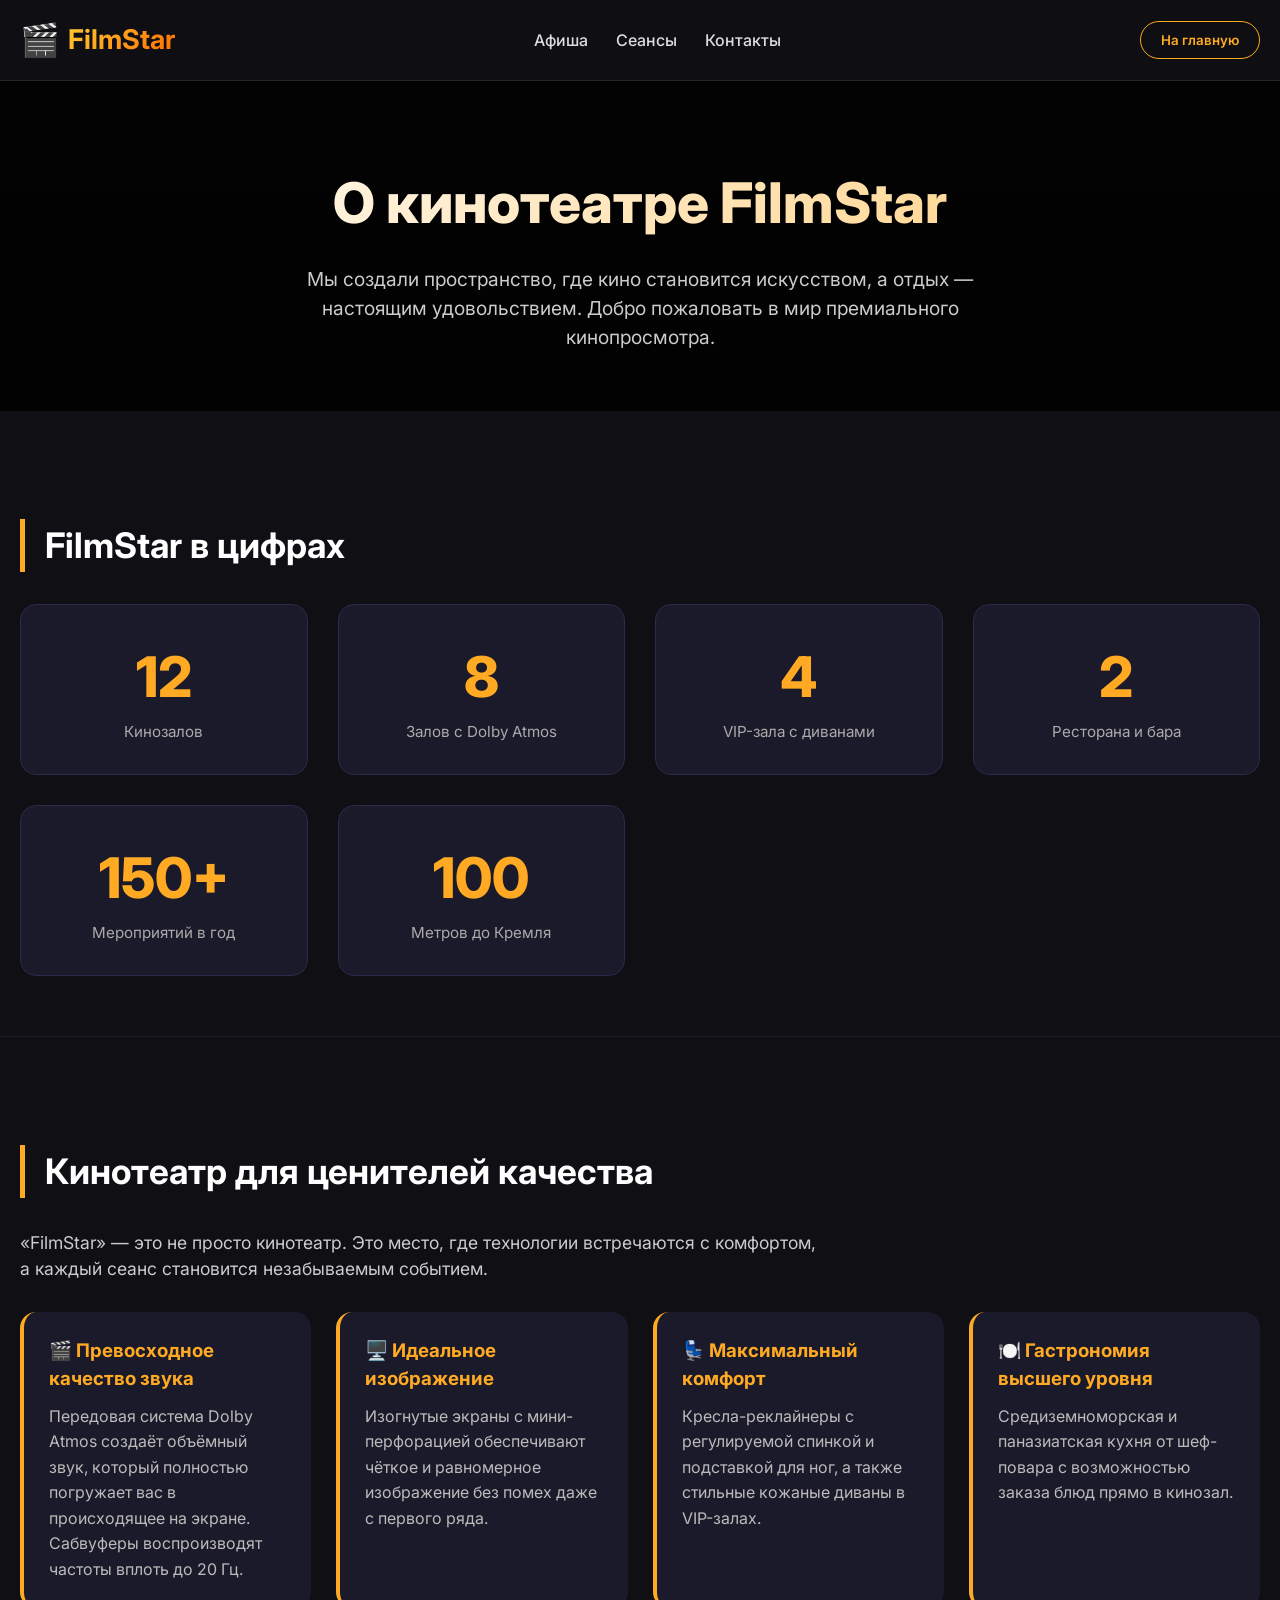
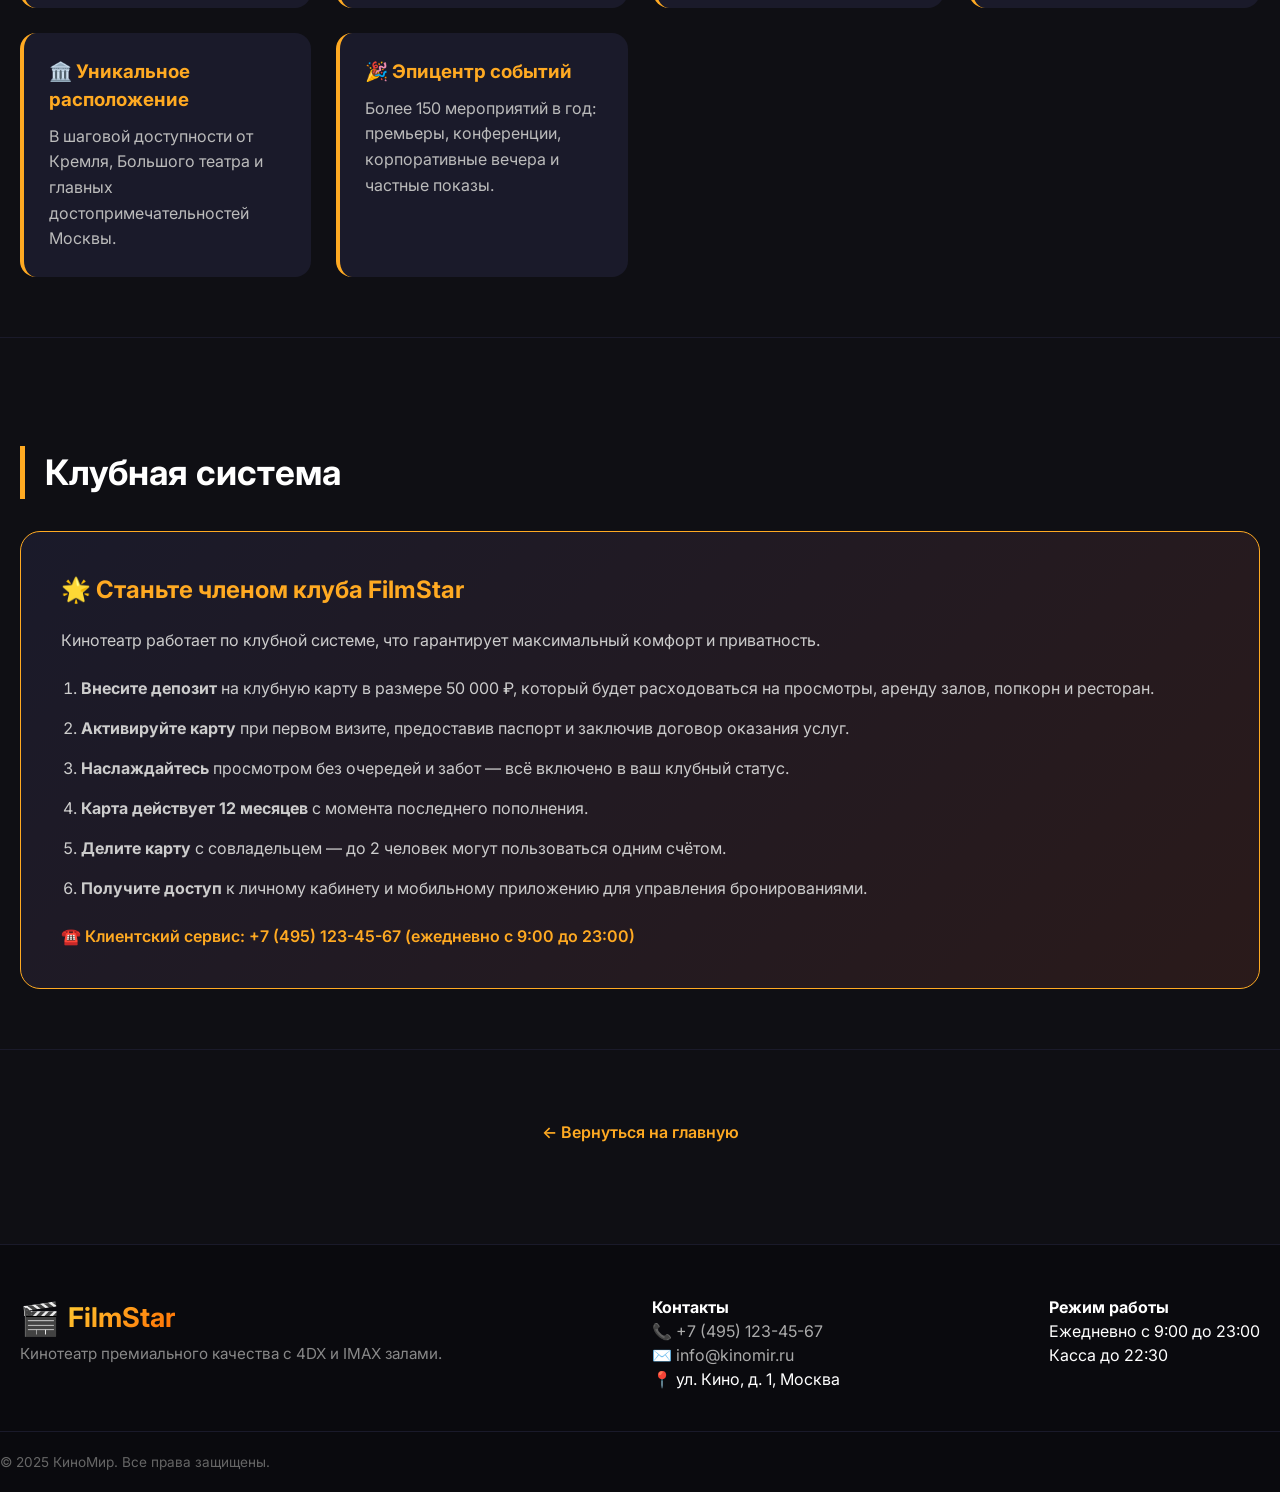
<file: WEB-test/about.html>
<!DOCTYPE html>
<html lang="ru">
<head>
    <meta charset="UTF-8">
    <meta name="viewport" content="width=device-width, initial-scale=1.0">
    <title>О нас — FilmStar</title>
    <link rel="stylesheet" href="styles.css">
    <link href="https://fonts.googleapis.com/css2?family=Inter:opsz,wght@14..32,300;14..32,400;14..32,600;14..32,700&display=swap" rel="stylesheet">
    <style>
        /* Дополнительные стили для страницы "О нас" */
        .about-hero {
            background: linear-gradient(rgba(0,0,0,0.8), rgba(0,0,0,0.9)), url('https://images.unsplash.com/photo-1489599849927-2ee91cede3ba?q=80&w=2070');
            background-size: cover;
            background-position: center;
            padding: 80px 0 60px;
            text-align: center;
        }
        .about-hero h1 {
            font-size: 3.5rem;
            font-weight: 800;
            margin-bottom: 20px;
            background: linear-gradient(135deg, #fff, #ffcc77);
            -webkit-background-clip: text;
            background-clip: text;
            color: transparent;
        }
        .about-hero p {
            font-size: 1.2rem;
            color: #ccc;
            max-width: 700px;
            margin: 0 auto;
        }
        .about-section {
            padding: 60px 0;
            border-bottom: 1px solid #1a1a2a;
        }
        .about-section:last-child {
            border-bottom: none;
        }
        .about-grid {
            display: grid;
            grid-template-columns: repeat(auto-fit, minmax(250px, 1fr));
            gap: 30px;
            margin-top: 30px;
        }
        .about-stat {
            background: #1a1a2a;
            padding: 30px;
            border-radius: 16px;
            text-align: center;
            border: 1px solid #2a2a4a;
        }
        .about-stat .number {
            font-size: 3.5rem;
            font-weight: 800;
            color: #ffaa22;
            display: block;
        }
        .about-stat .label {
            color: #aaa;
            margin-top: 10px;
            font-size: 0.95rem;
        }
        .about-features {
            display: grid;
            grid-template-columns: repeat(auto-fit, minmax(280px, 1fr));
            gap: 25px;
            margin-top: 30px;
        }
        .about-feature {
            background: #1a1a2a;
            padding: 25px;
            border-radius: 16px;
            border-left: 4px solid #ffaa22;
        }
        .about-feature h3 {
            color: #ffaa22;
            margin-bottom: 10px;
        }
        .about-feature p {
            color: #bbb;
            line-height: 1.6;
        }
        .about-club {
            background: linear-gradient(135deg, #1a1a2a, #2a1a1a);
            padding: 40px;
            border-radius: 20px;
            margin-top: 30px;
            border: 1px solid #ffaa22;
        }
        .about-club h2 {
            color: #ffaa22;
            margin-bottom: 20px;
        }
        .about-club ol {
            color: #ccc;
            line-height: 2;
            padding-left: 20px;
        }
        .about-club ol li {
            margin-bottom: 8px;
        }
        .back-link {
            display: inline-block;
            margin-top: 30px;
            color: #ffaa22;
            text-decoration: none;
            font-weight: 600;
            transition: 0.3s;
        }
        .back-link:hover {
            color: #fff;
            transform: translateX(-5px);
        }
        @media (max-width: 768px) {
            .about-hero h1 {
                font-size: 2.2rem;
            }
            .about-stat .number {
                font-size: 2.5rem;
            }
        }
    </style>
</head>
<body>

    <!-- ШАПКА (копия с главной) -->
    <header class="header">
        <div class="container header-container">
            <a href="index.html" class="logo" style="text-decoration: none;">
                <span class="logo-icon">🎬</span>
                <span class="logo-text">FilmStar</span>
            </a>
            <nav class="nav">
                <a href="index.html#movies" class="nav-link">Афиша</a>
                <a href="index.html#movies" class="nav-link">Сеансы</a>
                <a href="index.html#footer" class="nav-link">Контакты</a>
            </nav>
            <div class="auth">
                <button class="btn btn-outline" onclick="window.location.href='index.html'">На главную</button>
            </div>
        </div>
    </header>

    <!-- ГЕРОЙ СТРАНИЦЫ "О НАС" -->
    <section class="about-hero">
        <div class="container">
            <h1>О кинотеатре FilmStar</h1>
            <p>Мы создали пространство, где кино становится искусством, а отдых — настоящим удовольствием. Добро пожаловать в мир премиального кинопросмотра.</p>
        </div>
    </section>

    <!-- ОСНОВНОЕ СОДЕРЖАНИЕ -->
    <main>
        <!-- Цифры -->
        <section class="about-section">
            <div class="container">
                <h2 class="section-title">FilmStar в цифрах</h2>
                <div class="about-grid">
                    <div class="about-stat">
                        <span class="number">12</span>
                        <span class="label">Кинозалов</span>
                    </div>
                    <div class="about-stat">
                        <span class="number">8</span>
                        <span class="label">Залов с Dolby Atmos</span>
                    </div>
                    <div class="about-stat">
                        <span class="number">4</span>
                        <span class="label">VIP-зала с диванами</span>
                    </div>
                    <div class="about-stat">
                        <span class="number">2</span>
                        <span class="label">Ресторана и бара</span>
                    </div>
                    <div class="about-stat">
                        <span class="number">150+</span>
                        <span class="label">Мероприятий в год</span>
                    </div>
                    <div class="about-stat">
                        <span class="number">100</span>
                        <span class="label">Метров до Кремля</span>
                    </div>
                </div>
            </div>
        </section>

        <!-- О нас -->
        <section class="about-section">
            <div class="container">
                <h2 class="section-title">Кинотеатр для ценителей качества</h2>
                <p style="color: #ccc; font-size: 1.1rem; max-width: 800px; margin-bottom: 30px;">
                    «FilmStar» — это не просто кинотеатр. Это место, где технологии встречаются с комфортом, 
                    а каждый сеанс становится незабываемым событием.
                </p>
                <div class="about-features">
                    <div class="about-feature">
                        <h3>🎬 Превосходное качество звука</h3>
                        <p>Передовая система Dolby Atmos создаёт объёмный звук, который полностью погружает вас в происходящее на экране. Сабвуферы воспроизводят частоты вплоть до 20 Гц.</p>
                    </div>
                    <div class="about-feature">
                        <h3>🖥️ Идеальное изображение</h3>
                        <p>Изогнутые экраны с мини-перфорацией обеспечивают чёткое и равномерное изображение без помех даже с первого ряда.</p>
                    </div>
                    <div class="about-feature">
                        <h3>💺 Максимальный комфорт</h3>
                        <p>Кресла-реклайнеры с регулируемой спинкой и подставкой для ног, а также стильные кожаные диваны в VIP-залах.</p>
                    </div>
                    <div class="about-feature">
                        <h3>🍽️ Гастрономия высшего уровня</h3>
                        <p>Средиземноморская и паназиатская кухня от шеф-повара с возможностью заказа блюд прямо в кинозал.</p>
                    </div>
                    <div class="about-feature">
                        <h3>🏛️ Уникальное расположение</h3>
                        <p>В шаговой доступности от Кремля, Большого театра и главных достопримечательностей Москвы.</p>
                    </div>
                    <div class="about-feature">
                        <h3>🎉 Эпицентр событий</h3>
                        <p>Более 150 мероприятий в год: премьеры, конференции, корпоративные вечера и частные показы.</p>
                    </div>
                </div>
            </div>
        </section>

        <!-- Клубная система -->
        <section class="about-section">
            <div class="container">
                <h2 class="section-title">Клубная система</h2>
                <div class="about-club">
                    <h2>🌟 Станьте членом клуба FilmStar</h2>
                    <p style="color: #ccc; margin-bottom: 20px;">Кинотеатр работает по клубной системе, что гарантирует максимальный комфорт и приватность.</p>
                    <ol>
                        <li><strong>Внесите депозит</strong> на клубную карту в размере 50 000 ₽, который будет расходоваться на просмотры, аренду залов, попкорн и ресторан.</li>
                        <li><strong>Активируйте карту</strong> при первом визите, предоставив паспорт и заключив договор оказания услуг.</li>
                        <li><strong>Наслаждайтесь</strong> просмотром без очередей и забот — всё включено в ваш клубный статус.</li>
                        <li><strong>Карта действует 12 месяцев</strong> с момента последнего пополнения.</li>
                        <li><strong>Делите карту</strong> с совладельцем — до 2 человек могут пользоваться одним счётом.</li>
                        <li><strong>Получите доступ</strong> к личному кабинету и мобильному приложению для управления бронированиями.</li>
                    </ol>
                    <p style="color: #ffaa22; margin-top: 20px; font-weight: 600;">☎️ Клиентский сервис: +7 (495) 123-45-67 (ежедневно с 9:00 до 23:00)</p>
                </div>
            </div>
        </section>

        <!-- Кнопка назад -->
        <div class="container" style="text-align: center; padding: 40px 0;">
            <a href="index.html" class="back-link">← Вернуться на главную</a>
        </div>
    </main>

    <!-- ПОДВАЛ -->
    <footer class="footer">
        <div class="container footer-container">
            <div class="footer-col">
                <div class="logo" style="cursor:pointer;">
                    <span class="logo-icon">🎬</span>
                    <span class="logo-text">FilmStar</span>
                </div>
                <p class="footer-text">Кинотеатр премиального качества с 4DX и IMAX залами.</p>
            </div>
            <div class="footer-col">
                <h4>Контакты</h4>
                <p><a href="tel:+74951234567" class="contact-link">📞 +7 (495) 123-45-67</a></p>
                <p><a href="mailto:info@kinomir.ru" class="contact-link">✉️ info@kinomir.ru</a></p>
                <p>📍 ул. Кино, д. 1, Москва</p>
            </div>
            <div class="footer-col">
                <h4>Режим работы</h4>
                <p>Ежедневно с 9:00 до 23:00</p>
                <p>Касса до 22:30</p>
            </div>
        </div>
        <div class="footer-bottom">
            <p>© 2025 КиноМир. Все права защищены.</p>
        </div>
    </footer>

</body>
</html>
</file>
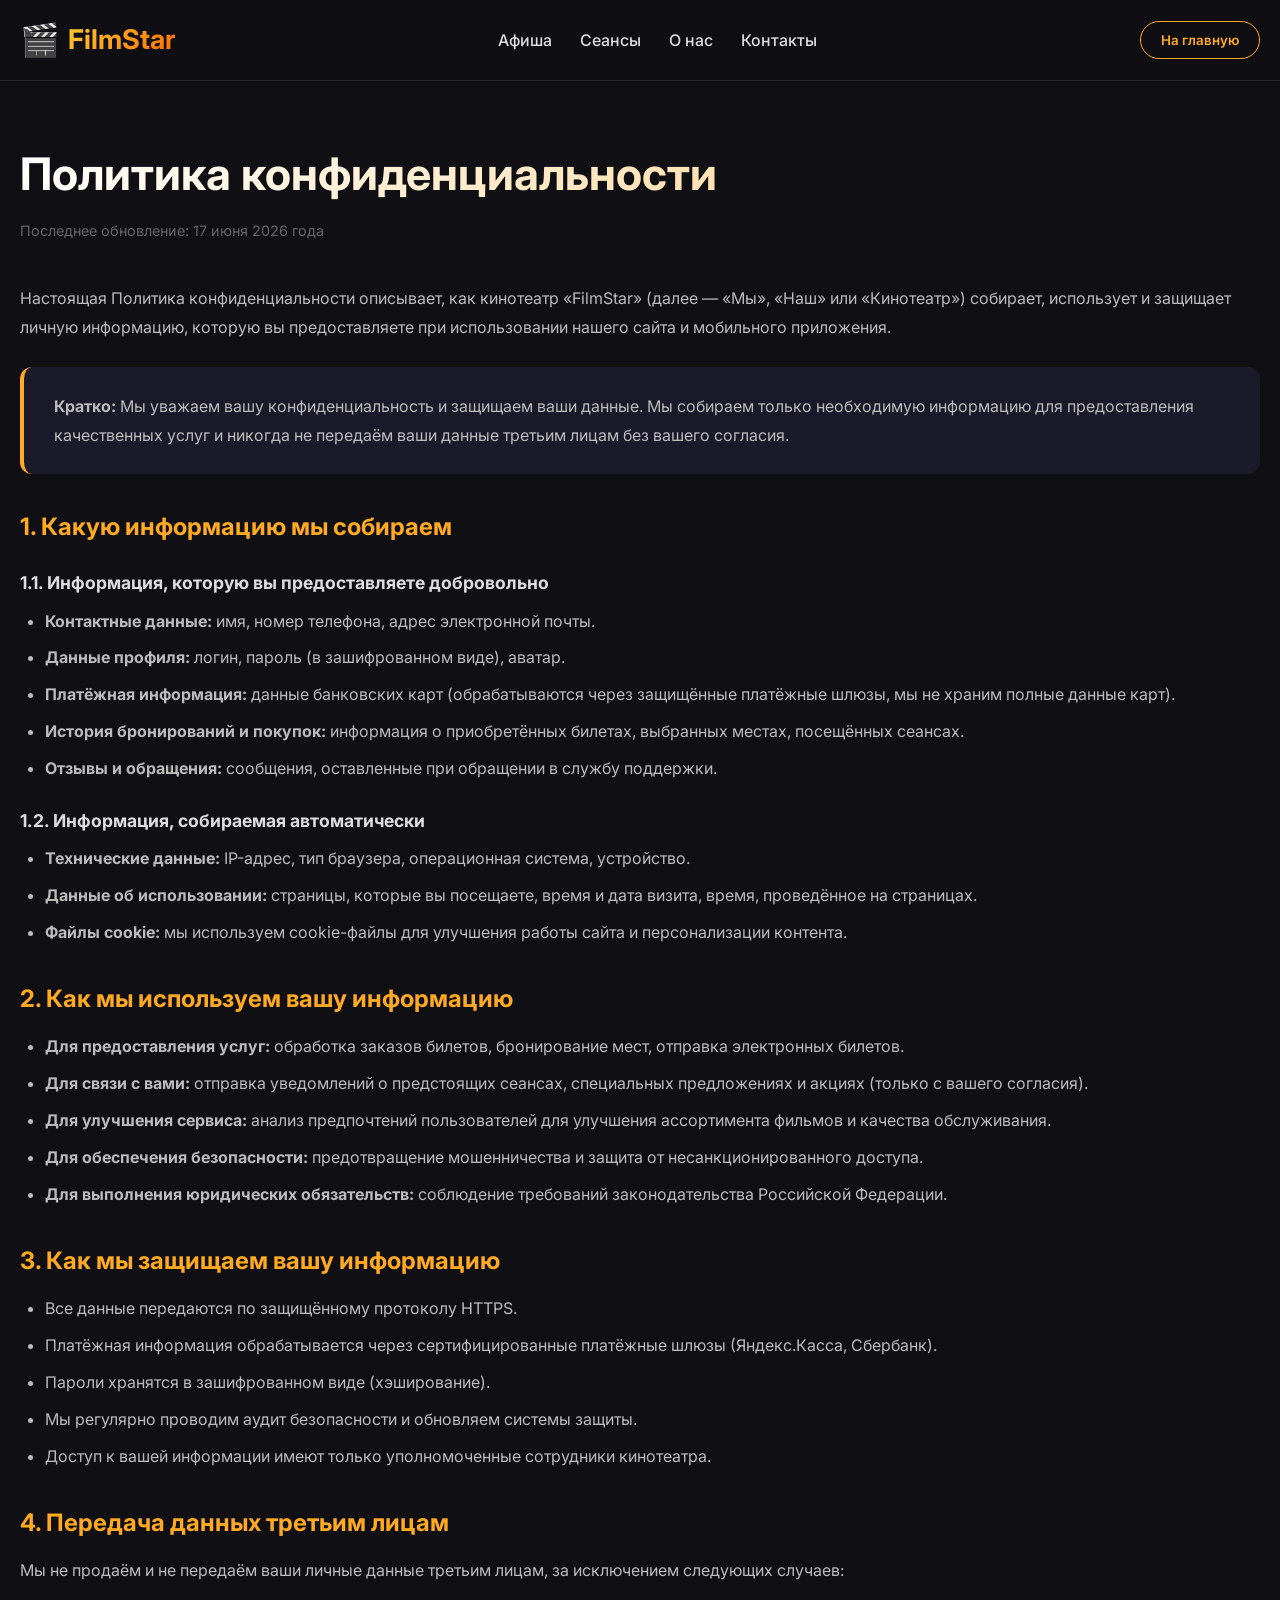
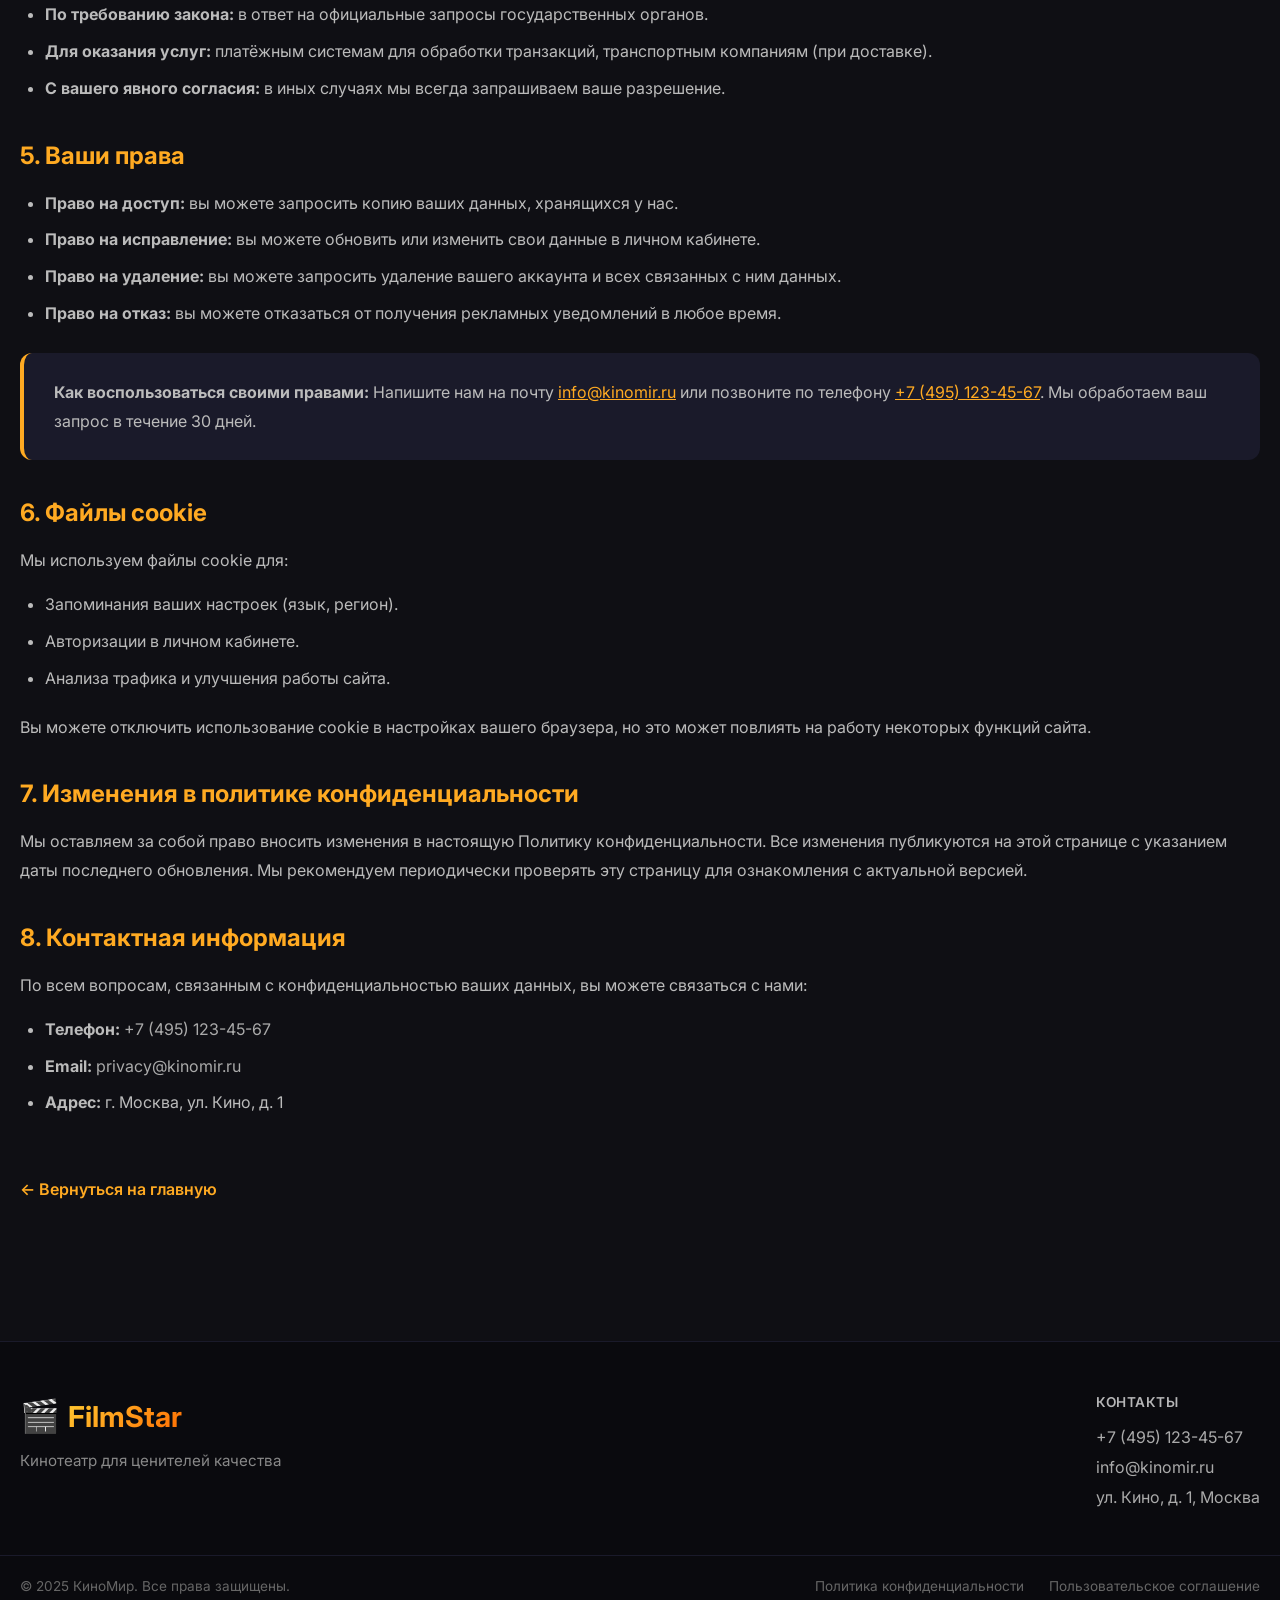
<file: WEB-test/privacy.html>
<!DOCTYPE html>
<html lang="ru">
<head>
    <meta charset="UTF-8">
    <meta name="viewport" content="width=device-width, initial-scale=1.0">
    <title>Политика конфиденциальности — FilmStar</title>
    <link rel="stylesheet" href="styles.css">
    <link href="https://fonts.googleapis.com/css2?family=Inter:opsz,wght@14..32,300;14..32,400;14..32,600;14..32,700&display=swap" rel="stylesheet">
    <style>
        .legal-page {
            padding: 60px 0 80px;
        }
        .legal-page h1 {
            font-size: 2.8rem;
            margin-bottom: 10px;
            background: linear-gradient(135deg, #fff, #ffcc77);
            -webkit-background-clip: text;
            background-clip: text;
            color: transparent;
        }
        .legal-page .last-updated {
            color: #666;
            font-size: 0.9rem;
            margin-bottom: 40px;
        }
        .legal-page h2 {
            color: #ffaa22;
            font-size: 1.5rem;
            margin: 35px 0 15px;
        }
        .legal-page h3 {
            color: #ddd;
            font-size: 1.1rem;
            margin: 25px 0 10px;
        }
        .legal-page p {
            color: #bbb;
            line-height: 1.8;
            margin-bottom: 15px;
        }
        .legal-page ul {
            color: #bbb;
            line-height: 1.8;
            padding-left: 25px;
            margin-bottom: 20px;
        }
        .legal-page ul li {
            margin-bottom: 8px;
        }
        .legal-page .highlight-box {
            background: #1a1a2a;
            padding: 25px 30px;
            border-radius: 12px;
            border-left: 4px solid #ffaa22;
            margin: 25px 0;
        }
        .legal-page .highlight-box p {
            margin-bottom: 0;
        }
        .back-link-legal {
            display: inline-block;
            margin-top: 40px;
            color: #ffaa22;
            text-decoration: none;
            font-weight: 600;
            transition: 0.3s;
        }
        .back-link-legal:hover {
            color: #fff;
            transform: translateX(-5px);
        }
        @media (max-width: 768px) {
            .legal-page h1 {
                font-size: 2rem;
            }
            .legal-page {
                padding: 30px 0 50px;
            }
        }
    </style>
</head>
<body>

    <!-- ШАПКА -->
    <header class="header">
        <div class="container header-container">
            <a href="index.html" class="logo" style="text-decoration: none;">
                <span class="logo-icon">🎬</span>
                <span class="logo-text">FilmStar</span>
            </a>
            <nav class="nav">
                <a href="index.html#movies" class="nav-link">Афиша</a>
                <a href="index.html#movies" class="nav-link">Сеансы</a>
                <a href="about.html" class="nav-link">О нас</a>
                <a href="index.html#footer" class="nav-link">Контакты</a>
            </nav>
            <div class="auth">
                <button class="btn btn-outline" onclick="window.location.href='index.html'">На главную</button>
            </div>
        </div>
    </header>

    <!-- СОДЕРЖАНИЕ СТРАНИЦЫ -->
    <main class="legal-page">
        <div class="container">
            <h1>Политика конфиденциальности</h1>
            <p class="last-updated">Последнее обновление: 17 июня 2026 года</p>

            <p>Настоящая Политика конфиденциальности описывает, как кинотеатр «FilmStar» (далее — «Мы», «Наш» или «Кинотеатр») собирает, использует и защищает личную информацию, которую вы предоставляете при использовании нашего сайта и мобильного приложения.</p>

            <div class="highlight-box">
                <p><strong>Кратко:</strong> Мы уважаем вашу конфиденциальность и защищаем ваши данные. Мы собираем только необходимую информацию для предоставления качественных услуг и никогда не передаём ваши данные третьим лицам без вашего согласия.</p>
            </div>

            <h2>1. Какую информацию мы собираем</h2>
            <h3>1.1. Информация, которую вы предоставляете добровольно</h3>
            <ul>
                <li><strong>Контактные данные:</strong> имя, номер телефона, адрес электронной почты.</li>
                <li><strong>Данные профиля:</strong> логин, пароль (в зашифрованном виде), аватар.</li>
                <li><strong>Платёжная информация:</strong> данные банковских карт (обрабатываются через защищённые платёжные шлюзы, мы не храним полные данные карт).</li>
                <li><strong>История бронирований и покупок:</strong> информация о приобретённых билетах, выбранных местах, посещённых сеансах.</li>
                <li><strong>Отзывы и обращения:</strong> сообщения, оставленные при обращении в службу поддержки.</li>
            </ul>

            <h3>1.2. Информация, собираемая автоматически</h3>
            <ul>
                <li><strong>Технические данные:</strong> IP-адрес, тип браузера, операционная система, устройство.</li>
                <li><strong>Данные об использовании:</strong> страницы, которые вы посещаете, время и дата визита, время, проведённое на страницах.</li>
                <li><strong>Файлы cookie:</strong> мы используем cookie-файлы для улучшения работы сайта и персонализации контента.</li>
            </ul>

            <h2>2. Как мы используем вашу информацию</h2>
            <ul>
                <li><strong>Для предоставления услуг:</strong> обработка заказов билетов, бронирование мест, отправка электронных билетов.</li>
                <li><strong>Для связи с вами:</strong> отправка уведомлений о предстоящих сеансах, специальных предложениях и акциях (только с вашего согласия).</li>
                <li><strong>Для улучшения сервиса:</strong> анализ предпочтений пользователей для улучшения ассортимента фильмов и качества обслуживания.</li>
                <li><strong>Для обеспечения безопасности:</strong> предотвращение мошенничества и защита от несанкционированного доступа.</li>
                <li><strong>Для выполнения юридических обязательств:</strong> соблюдение требований законодательства Российской Федерации.</li>
            </ul>

            <h2>3. Как мы защищаем вашу информацию</h2>
            <ul>
                <li>Все данные передаются по защищённому протоколу HTTPS.</li>
                <li>Платёжная информация обрабатывается через сертифицированные платёжные шлюзы (Яндекс.Касса, Сбербанк).</li>
                <li>Пароли хранятся в зашифрованном виде (хэширование).</li>
                <li>Мы регулярно проводим аудит безопасности и обновляем системы защиты.</li>
                <li>Доступ к вашей информации имеют только уполномоченные сотрудники кинотеатра.</li>
            </ul>

            <h2>4. Передача данных третьим лицам</h2>
            <p>Мы не продаём и не передаём ваши личные данные третьим лицам, за исключением следующих случаев:</p>
            <ul>
                <li><strong>По требованию закона:</strong> в ответ на официальные запросы государственных органов.</li>
                <li><strong>Для оказания услуг:</strong> платёжным системам для обработки транзакций, транспортным компаниям (при доставке).</li>
                <li><strong>С вашего явного согласия:</strong> в иных случаях мы всегда запрашиваем ваше разрешение.</li>
            </ul>

            <h2>5. Ваши права</h2>
            <ul>
                <li><strong>Право на доступ:</strong> вы можете запросить копию ваших данных, хранящихся у нас.</li>
                <li><strong>Право на исправление:</strong> вы можете обновить или изменить свои данные в личном кабинете.</li>
                <li><strong>Право на удаление:</strong> вы можете запросить удаление вашего аккаунта и всех связанных с ним данных.</li>
                <li><strong>Право на отказ:</strong> вы можете отказаться от получения рекламных уведомлений в любое время.</li>
            </ul>

            <div class="highlight-box">
                <p><strong>Как воспользоваться своими правами:</strong> Напишите нам на почту <a href="mailto:info@kinomir.ru" style="color: #ffaa22;">info@kinomir.ru</a> или позвоните по телефону <a href="tel:+74951234567" style="color: #ffaa22;">+7 (495) 123-45-67</a>. Мы обработаем ваш запрос в течение 30 дней.</p>
            </div>

            <h2>6. Файлы cookie</h2>
            <p>Мы используем файлы cookie для:</p>
            <ul>
                <li>Запоминания ваших настроек (язык, регион).</li>
                <li>Авторизации в личном кабинете.</li>
                <li>Анализа трафика и улучшения работы сайта.</li>
            </ul>
            <p>Вы можете отключить использование cookie в настройках вашего браузера, но это может повлиять на работу некоторых функций сайта.</p>

            <h2>7. Изменения в политике конфиденциальности</h2>
            <p>Мы оставляем за собой право вносить изменения в настоящую Политику конфиденциальности. Все изменения публикуются на этой странице с указанием даты последнего обновления. Мы рекомендуем периодически проверять эту страницу для ознакомления с актуальной версией.</p>

            <h2>8. Контактная информация</h2>
            <p>По всем вопросам, связанным с конфиденциальностью ваших данных, вы можете связаться с нами:</p>
            <ul>
                <li><strong>Телефон:</strong> <a href="tel:+74951234567" class="contact-link">+7 (495) 123-45-67</a></li>
                <li><strong>Email:</strong> <a href="mailto:privacy@kinomir.ru" class="contact-link">privacy@kinomir.ru</a></li>
                <li><strong>Адрес:</strong> г. Москва, ул. Кино, д. 1</li>
            </ul>

            <a href="index.html" class="back-link-legal">← Вернуться на главную</a>
        </div>
    </main>

    <!-- ПОДВАЛ -->
    <footer class="footer">
        <div class="container footer-container">
            <div class="footer-col footer-col-brand">
                <div class="logo" style="cursor:pointer;">
                    <span class="logo-icon">🎬</span>
                    <span class="logo-text">FilmStar</span>
                </div>
                <p class="footer-text">Кинотеатр для ценителей качества</p>
            </div>
            <div class="footer-col footer-col-contacts">
                <div class="footer-contacts">
                    <h4>Контакты</h4>
                    <p><a href="tel:+74951234567" class="contact-link">+7 (495) 123-45-67</a></p>
                    <p><a href="mailto:info@kinomir.ru" class="contact-link">info@kinomir.ru</a></p>
                    <p>ул. Кино, д. 1, Москва</p>
                </div>
            </div>
        </div>
        <div class="footer-bottom">
            <div class="container footer-bottom-container">
                <p>© 2025 КиноМир. Все права защищены.</p>
                <div class="footer-bottom-links">
                    <a href="privacy.html">Политика конфиденциальности</a>
                    <a href="terms.html">Пользовательское соглашение</a>
                </div>
            </div>
        </div>
    </footer>
</body>
</html>
</file>
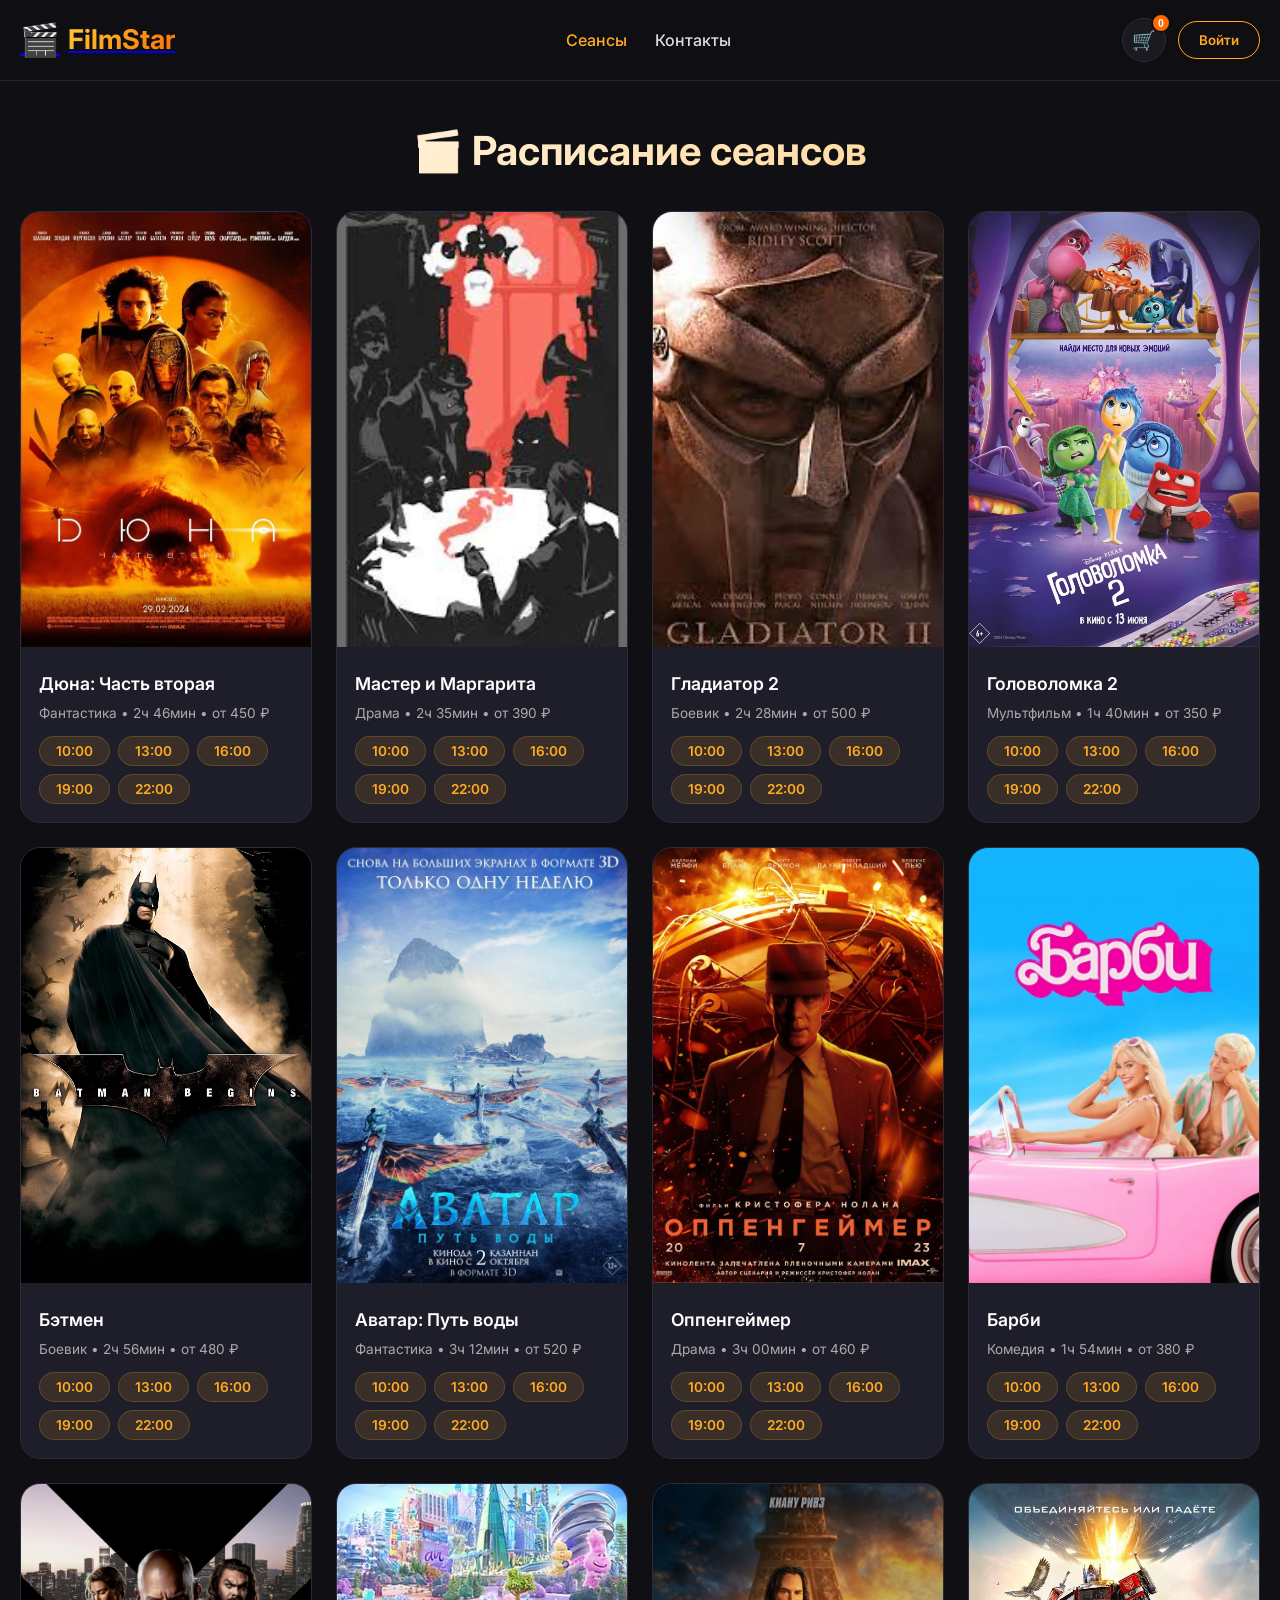
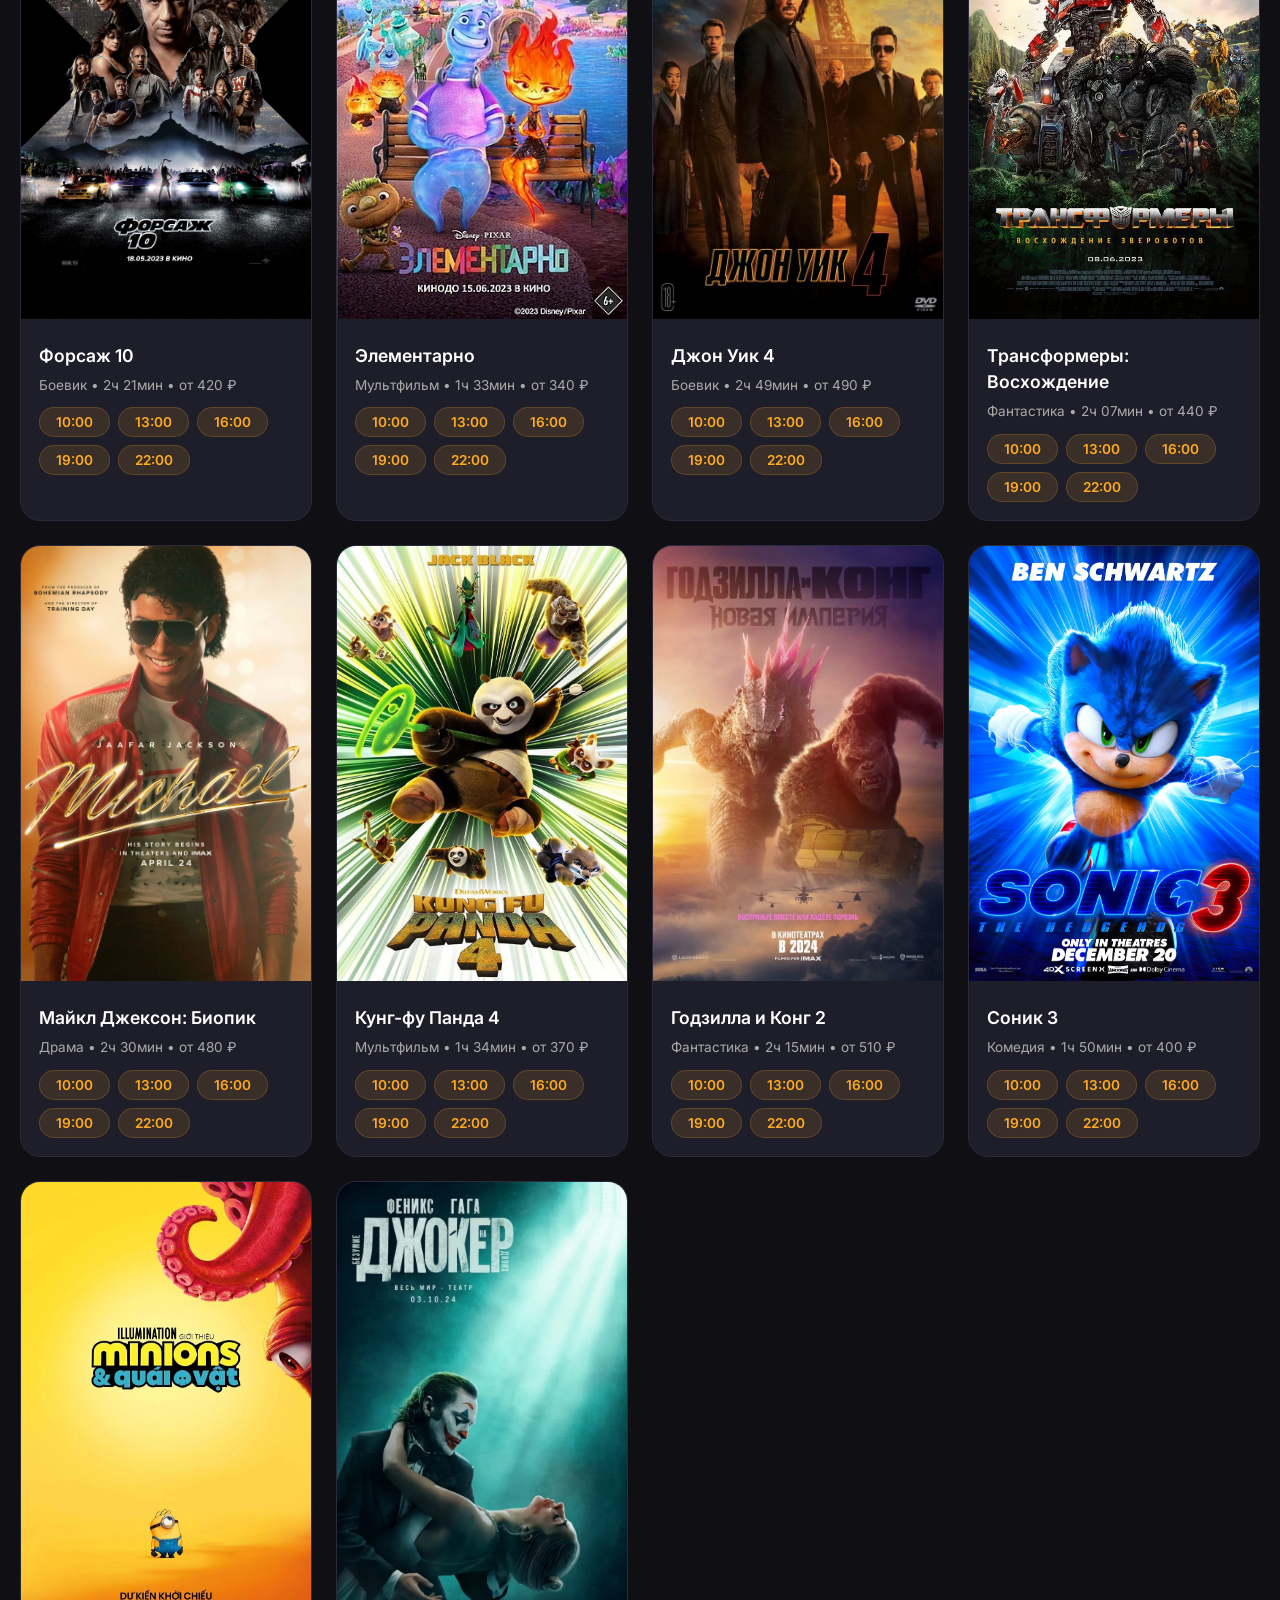
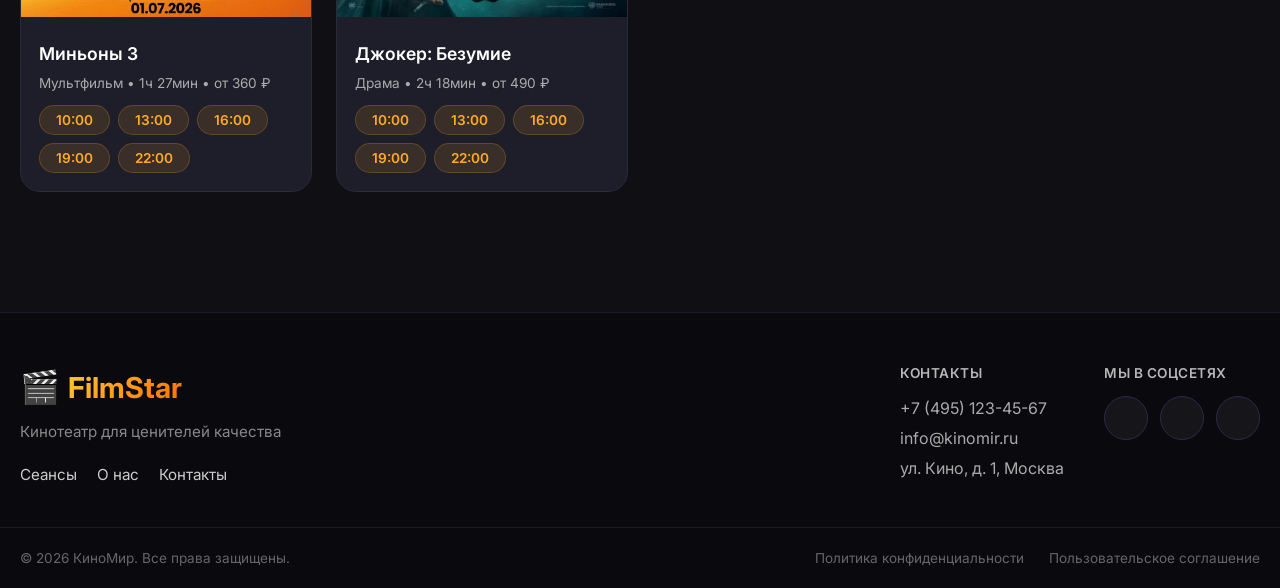
<file: WEB-test/sessions.html>
<!DOCTYPE html>
<html lang="ru">
<head>
    <meta charset="UTF-8">
    <meta name="viewport" content="width=device-width, initial-scale=1.0, user-scalable=yes">
    <title>Сеансы — КиноМир</title>
    <link rel="stylesheet" href="styles.css">
    <link href="https://fonts.googleapis.com/css2?family=Inter:opsz,wght@14..32,300;14..32,400;14..32,600;14..32,700&display=swap" rel="stylesheet">
    <style>
        .sessions-page {
            padding: 40px 0 60px;
        }
        .sessions-page .page-title {
            font-size: 2.5rem;
            font-weight: 700;
            margin-bottom: 30px;
            background: linear-gradient(135deg, #fff, #ffcc77);
            -webkit-background-clip: text;
            background-clip: text;
            color: transparent;
            text-align: center;
        }
        .sessions-grid {
            display: grid;
            grid-template-columns: repeat(auto-fill, minmax(280px, 1fr));
            gap: 24px;
        }
        .session-card {
            background: #1e1e2a;
            border-radius: 20px;
            overflow: hidden;
            border: 1px solid #2a2a3a;
            transition: transform 0.3s, box-shadow 0.3s;
        }
        .session-card:hover {
            transform: translateY(-6px);
            box-shadow: 0 20px 30px -12px rgba(255, 170, 34, 0.15);
        }
        .session-card-poster {
            width: 100%;
            aspect-ratio: 2 / 3;
            object-fit: cover;
        }
        .session-card-info {
            padding: 18px;
        }
        .session-card-title {
            font-size: 1.1rem;
            font-weight: 600;
            margin-bottom: 6px;
        }
        .session-card-meta {
            color: #aaa;
            font-size: 0.85rem;
            margin-bottom: 12px;
        }
        .session-times {
            display: flex;
            flex-wrap: wrap;
            gap: 8px;
        }
        .session-time-btn {
            background: rgba(255, 170, 34, 0.12);
            border: 1px solid rgba(255, 170, 34, 0.2);
            color: #ffaa22;
            padding: 6px 16px;
            border-radius: 20px;
            font-size: 0.85rem;
            font-weight: 600;
            cursor: pointer;
            transition: all 0.25s;
            font-family: inherit;
        }
        .session-time-btn:hover {
            background: #ffaa22;
            color: #0f0f14;
            transform: scale(1.05);
        }
        .session-time-btn:active {
            transform: scale(0.95);
        }
        @media (max-width: 600px) {
            .sessions-grid {
                grid-template-columns: 1fr 1fr;
            }
        }
        @media (max-width: 400px) {
            .sessions-grid {
                grid-template-columns: 1fr;
            }
        }
    </style>
</head>
<body>

    <!-- ШАПКА -->
    <header class="header">
        <div class="container header-container">
            <a href="index.html" class="logo" id="mainLogo">
                <span class="logo-icon">🎬</span>
                <span class="logo-text">FilmStar</span>
            </a>
            <nav class="nav">
                <a href="sessions.html" class="nav-link active" id="navSeansy">Сеансы</a>
                <a href="#" class="nav-link" id="navContacts">Контакты</a>
            </nav>
            <div class="header-actions">
                <button class="btn-cart" id="cartBtn" aria-label="Корзина">
                    <span class="cart-icon">🛒</span>
                    <span class="cart-badge" id="cartBadge">0</span>
                </button>
                <div class="auth" id="authContainer">
                    <button class="btn btn-outline" id="authBtn">Войти</button>
                </div>
            </div>
        </div>
    </header>

    <!-- СЕАНСЫ -->
    <section class="sessions-page">
        <div class="container">
            <h1 class="page-title">🎬 Расписание сеансов</h1>
            <div class="sessions-grid" id="sessionsGrid">
                <!-- Сеансы будут добавлены через JavaScript -->
            </div>
        </div>
    </section>

    <!-- МОДАЛЬНОЕ ОКНО ВЫБОРА МЕСТ -->
    <div class="modal" id="seatModal">
        <div class="modal-content">
            <span class="modal-close" id="closeModalBtn">&times;</span>
            <h3 id="modalMovieTitle" class="modal-movie-title">Название фильма</h3>
            <p style="text-align:center;color:#aaa;margin-bottom:16px;" id="modalSessionTime">Сеанс: 10:00</p>
            <div class="hall-scheme">
                <div class="screen">ЭКРАН</div>
                <div class="seats-container" id="seatsContainer"></div>
            </div>
            <div class="seat-legend">
                <span><span class="seat-example free"></span> Свободно</span>
                <span><span class="seat-example selected"></span> Выбрано</span>
                <span><span class="seat-example occupied"></span> Занято</span>
            </div>
            <div class="booking-info">
                <div class="selected-info">
                    Выбрано мест: <span id="selectedCount">0</span>
                    Сумма: <span id="totalPrice">0</span> ₽
                    <span id="discountBadge" style="display: none; color: #34a853; font-size: 0.8rem; margin-left: 10px;"></span>
                </div>
                <button class="btn btn-primary" id="addToCartBtn">Добавить в корзину</button>
            </div>
        </div>
    </div>

    <!-- МОДАЛЬНОЕ ОКНО АВТОРИЗАЦИИ -->
    <div class="auth-modal" id="authModal">
        <div class="auth-modal-content">
            <span class="auth-modal-close" id="authModalClose">&times;</span>
            <h2 id="authModalTitle">Вход</h2>
            <form id="authForm">
                <div class="auth-form-group">
                    <label for="authEmail">Email</label>
                    <input type="email" id="authEmail" placeholder="example@mail.ru" required>
                </div>
                <div class="auth-form-group">
                    <label for="authPassword">Пароль</label>
                    <input type="password" id="authPassword" placeholder="••••••••" required minlength="6">
                </div>
                <button type="submit" class="auth-btn" id="authSubmitBtn">Войти</button>
            </form>
            <div class="auth-switch">
                <span id="authSwitchText">Нет аккаунта? <a id="authSwitchLink">Зарегистрироваться</a></span>
            </div>
        </div>
    </div>

    <!-- МОДАЛЬНОЕ ОКНО КОРЗИНЫ -->
    <div class="modal-cart" id="cartModal">
        <div class="modal-cart-content">
            <span class="modal-cart-close" id="cartModalClose">&times;</span>
            <h2>🛒 Корзина</h2>
            <div class="cart-empty" id="cartEmpty">
                <p>Корзина пуста</p>
                <p class="cart-empty-sub">Выберите фильм и добавьте билеты</p>
            </div>
            <div class="cart-items" id="cartItems"></div>
            <div class="cart-summary" id="cartSummary" style="display: none;">
                <div class="cart-total-row">
                    <span>Итого:</span>
                    <span class="cart-total-price" id="cartTotalPrice">0 ₽</span>
                </div>
                <div class="cart-discount-row" id="cartDiscountRow" style="display: none;">
                    <span>Скидка 5%:</span>
                    <span class="cart-discount-amount" id="cartDiscountAmount">-0 ₽</span>
                </div>
                <div class="cart-final-row">
                    <span>К оплате:</span>
                    <span class="cart-final-price" id="cartFinalPrice">0 ₽</span>
                </div>
                <button class="btn btn-primary btn-checkout" id="checkoutBtn">Перейти к оплате</button>
            </div>
        </div>
    </div>

    <!-- МОДАЛЬНОЕ ОКНО ОПЛАТЫ -->
    <div class="modal-payment" id="paymentModal">
        <div class="modal-payment-content">
            <span class="modal-payment-close" id="paymentModalClose">&times;</span>
            <h2>💳 Оплата билетов</h2>
            <p class="payment-subtitle">Заполните данные для оплаты</p>
            <form id="paymentForm">
                <div class="payment-card">
                    <div class="payment-card-header">
                        <span class="payment-card-icon">💳</span>
                        <span class="payment-card-label">Банковская карта</span>
                    </div>
                    <div class="payment-form-group">
                        <label for="cardNumber">Номер карты</label>
                        <input type="text" id="cardNumber" placeholder="1234 5678 9012 3456" maxlength="19" required>
                    </div>
                    <div class="payment-form-row">
                        <div class="payment-form-group">
                            <label for="cardExpiry">Срок действия</label>
                            <input type="text" id="cardExpiry" placeholder="ММ/ГГ" maxlength="5" required>
                        </div>
                        <div class="payment-form-group">
                            <label for="cardCvc">CVC</label>
                            <input type="text" id="cardCvc" placeholder="123" maxlength="4" required>
                        </div>
                    </div>
                    <div class="payment-form-group">
                        <label for="cardHolder">Владелец карты</label>
                        <input type="text" id="cardHolder" placeholder="ИМЯ ФАМИЛИЯ" required>
                    </div>
                </div>
                <div class="payment-order-summary">
                    <div class="payment-order-row">
                        <span>Билетов:</span>
                        <span id="paymentTicketsCount">0</span>
                    </div>
                    <div class="payment-order-row">
                        <span>Сумма:</span>
                        <span id="paymentTotalPrice">0 ₽</span>
                    </div>
                    <div class="payment-order-row payment-discount-row" id="paymentDiscountRow" style="display: none;">
                        <span>Скидка 5%:</span>
                        <span id="paymentDiscountAmount">-0 ₽</span>
                    </div>
                    <div class="payment-order-row payment-final-row">
                        <span>К оплате:</span>
                        <span id="paymentFinalPrice">0 ₽</span>
                    </div>
                </div>
                <button type="submit" class="btn btn-primary btn-payment-submit">Оплатить</button>
            </form>
        </div>
    </div>

    <!-- МОДАЛЬНОЕ ОКНО УСПЕШНОЙ ОПЛАТЫ -->
    <div class="modal-success" id="successModal">
        <div class="modal-success-content">
            <div class="success-icon">✅</div>
            <h2>Оплата прошла успешно!</h2>
            <p>Билеты отправлены на вашу почту</p>
            <p class="success-details" id="successDetails">Спасибо за покупку!</p>
            <button class="btn btn-primary" id="successCloseBtn">Отлично!</button>
        </div>
    </div>

    <!-- МОДАЛЬНОЕ ОКНО КОНТАКТОВ -->
    <div class="modal-contacts" id="contactsModal">
        <div class="modal-contacts-content">
            <span class="modal-contacts-close" id="contactsModalClose">&times;</span>
            <h2>📬 Свяжитесь с нами</h2>
            <p class="contacts-subtitle">Мы всегда рады помочь! Выберите удобный способ связи.</p>
            <div class="contacts-grid">
                <div class="contact-item">
                    <div class="contact-icon">📞</div>
                    <div class="contact-info">
                        <h4>Телефон</h4>
                        <a href="tel:+74951234567" class="contact-link-main">+7 (495) 123-45-67</a>
                        <p class="contact-desc">Ежедневно с 9:00 до 23:00</p>
                    </div>
                </div>
                <div class="contact-item">
                    <div class="contact-icon">✉️</div>
                    <div class="contact-info">
                        <h4>Электронная почта</h4>
                        <a href="mailto:info@kinomir.ru" class="contact-link-main">info@kinomir.ru</a>
                        <p class="contact-desc">Ответим в течение 24 часов</p>
                    </div>
                </div>
                <div class="contact-item">
                    <div class="contact-icon">📍</div>
                    <div class="contact-info">
                        <h4>Адрес</h4>
                        <p class="contact-link-main">ул. Кино, д. 1, Москва</p>
                        <p class="contact-desc">м. Кинотеатральная</p>
                    </div>
                </div>
                <div class="contact-item">
                    <div class="contact-icon">🕐</div>
                    <div class="contact-info">
                        <h4>Режим работы</h4>
                        <p class="contact-link-main">Ежедневно: 9:00 – 23:00</p>
                        <p class="contact-desc">Касса до 22:30</p>
                    </div>
                </div>
            </div>
            <div class="contacts-social">
                <h3>Мы в социальных сетях</h3>
                <div class="contacts-social-links">
                    <a href="https://vk.com" target="_blank" class="contacts-social-link vk">
                        <svg viewBox="0 0 24 24" fill="currentColor"><path d="M13.162 18.994c.609 0 .858-.406.851-.915-.031-1.917.714-2.949 2.059-1.604 1.488 1.488 1.796 2.519 3.603 2.519h3.2c.808 0 1.126-.26 1.126-.668 0-.863-1.421-2.386-2.625-3.504-1.686-1.565-1.765-1.602-.313-3.486 1.801-2.339 2.272-3.327 1.996-3.739-.272-.406-.886-.518-1.498-.518h-3.454c-.38 0-.662.104-.843.464-.18.36-.604 1.211-1.231 2.339-.782 1.396-1.297 2.004-1.698 2.004-.254 0-.425-.193-.425-.719V6.138c0-.65-.206-1.001-.86-1.001H8.868c-.524 0-.787.287-.787.567 0 .328.407.412.668.758.335.443.427 1.027.427 1.602v2.722c0 .672-.116.792-.401.792-.619 0-1.714-1.767-2.438-3.792-.23-.64-.462-1.163-.816-1.163H3.14c-.747 0-.9.34-.9.718 0 .292.238.917.96 2.141 1.388 2.356 3.391 4.422 4.907 5.688 1.457 1.214 2.396 1.227 3.055 1.227z"/></svg>
                        <span>ВКонтакте</span>
                    </a>
                    <a href="https://t.me" target="_blank" class="contacts-social-link tg">
                        <svg viewBox="0 0 24 24" fill="currentColor"><path d="M11.944 0A12 12 0 0 0 0 12a12 12 0 0 0 12 12 12 12 0 0 0 12-12A12 12 0 0 0 12 0a12 12 0 0 0-.056 0zm4.962 7.224c.1-.002.321.023.465.14a.506.506 0 0 1 .171.325c.016.093.036.306.02.472-.18 1.898-.962 6.502-1.36 8.627-.168.9-.499 1.201-.82 1.23-.696.065-1.225-.46-1.9-.902-1.056-.693-1.653-1.124-2.678-1.8-1.185-.78-.417-1.21.258-1.91.177-.184 3.247-2.977 3.307-3.23.007-.032.014-.15-.056-.212s-.174-.041-.249-.024c-.106.024-1.793 1.14-5.061 3.345-.48.33-.913.49-1.302.48-.428-.008-1.252-.241-1.865-.44-.752-.245-1.349-.374-1.297-.789.027-.216.325-.437.893-.663 3.498-1.524 5.83-2.529 6.998-3.014 3.332-1.386 4.025-1.627 4.476-1.635z"/></svg>
                        <span>Telegram</span>
                    </a>
                    <a href="https://ok.ru" target="_blank" class="contacts-social-link ok">
                        <svg viewBox="0 0 24 24" fill="currentColor"><path d="M12 12a4 4 0 1 0 0-8 4 4 0 0 0 0 8zm0 2c-2.67 0-8 1.34-8 4v2h16v-2c0-2.66-5.33-4-8-4z"/><circle cx="12" cy="8" r="2"/><path d="M12 13.5a5.5 5.5 0 1 0 0-11 5.5 5.5 0 0 0 0 11zm0 2.5c-3.2 0-9 1.6-9 4.8V22h18v-2.2c0-3.2-5.8-4.8-9-4.8z"/></svg>
                        <span>Одноклассники</span>
                    </a>
                </div>
            </div>
            <div class="contacts-note">
                <p>💡 Дополнительная информация и бронирование билетов по телефону <a href="tel:+74951234567" class="contact-link-main">+7 (495) 123-45-67</a></p>
            </div>
        </div>
    </div>

    <!-- ПОДВАЛ -->
    <footer class="footer" id="footer">
        <div class="container footer-container">
            <div class="footer-col footer-col-brand">
                <a href="index.html" class="logo" id="footerLogo" style="cursor:pointer; text-decoration:none;">
                    <span class="logo-icon">🎬</span>
                    <span class="logo-text">FilmStar</span>
                </a>
                <p class="footer-text">Кинотеатр для ценителей качества</p>
                <nav class="footer-nav">
                    <a href="sessions.html" class="footer-nav-link">Сеансы</a>
                    <a href="about.html" class="footer-nav-link">О нас</a>
                    <a href="#" class="footer-nav-link" id="footerContactsLink">Контакты</a>
                </nav>
            </div>
            <div class="footer-col footer-col-contacts">
                <div class="footer-contacts">
                    <h4>Контакты</h4>
                    <p><a href="tel:+74951234567" class="contact-link">+7 (495) 123-45-67</a></p>
                    <p><a href="mailto:info@kinomir.ru" class="contact-link">info@kinomir.ru</a></p>
                    <p>ул. Кино, д. 1, Москва</p>
                </div>
                <div class="footer-social">
                    <h4>Мы в соцсетях</h4>
                    <div class="social-links">
                        <a href="https://vk.com" target="_blank" class="social-link vk" title="ВКонтакте" aria-label="ВКонтакте">
                            <span class="social-icon">
                                <svg viewBox="0 0 24 24" fill="currentColor"><path d="M13.162 18.994c.609 0 .858-.406.851-.915-.031-1.917.714-2.949 2.059-1.604 1.488 1.488 1.796 2.519 3.603 2.519h3.2c.808 0 1.126-.26 1.126-.668 0-.863-1.421-2.386-2.625-3.504-1.686-1.565-1.765-1.602-.313-3.486 1.801-2.339 2.272-3.327 1.996-3.739-.272-.406-.886-.518-1.498-.518h-3.454c-.38 0-.662.104-.843.464-.18.36-.604 1.211-1.231 2.339-.782 1.396-1.297 2.004-1.698 2.004-.254 0-.425-.193-.425-.719V6.138c0-.65-.206-1.001-.86-1.001H8.868c-.524 0-.787.287-.787.567 0 .328.407.412.668.758.335.443.427 1.027.427 1.602v2.722c0 .672-.116.792-.401.792-.619 0-1.714-1.767-2.438-3.792-.23-.64-.462-1.163-.816-1.163H3.14c-.747 0-.9.34-.9.718 0 .292.238.917.96 2.141 1.388 2.356 3.391 4.422 4.907 5.688 1.457 1.214 2.396 1.227 3.055 1.227z"/></svg>
                            </span>
                        </a>
                        <a href="https://t.me" target="_blank" class="social-link tg" title="Telegram" aria-label="Telegram">
                            <span class="social-icon">
                                <svg viewBox="0 0 24 24" fill="currentColor"><path d="M11.944 0A12 12 0 0 0 0 12a12 12 0 0 0 12 12 12 12 0 0 0 12-12A12 12 0 0 0 12 0a12 12 0 0 0-.056 0zm4.962 7.224c.1-.002.321.023.465.14a.506.506 0 0 1 .171.325c.016.093.036.306.02.472-.18 1.898-.962 6.502-1.36 8.627-.168.9-.499 1.201-.82 1.23-.696.065-1.225-.46-1.9-.902-1.056-.693-1.653-1.124-2.678-1.8-1.185-.78-.417-1.21.258-1.91.177-.184 3.247-2.977 3.307-3.23.007-.032.014-.15-.056-.212s-.174-.041-.249-.024c-.106.024-1.793 1.14-5.061 3.345-.48.33-.913.49-1.302.48-.428-.008-1.252-.241-1.865-.44-.752-.245-1.349-.374-1.297-.789.027-.216.325-.437.893-.663 3.498-1.524 5.83-2.529 6.998-3.014 3.332-1.386 4.025-1.627 4.476-1.635z"/></svg>
                            </span>
                        </a>
                        <a href="https://ok.ru" target="_blank" class="social-link ok" title="Одноклассники" aria-label="Одноклассники">
                            <span class="social-icon">
                                <svg viewBox="0 0 24 24" fill="currentColor"><path d="M12 12a4 4 0 1 0 0-8 4 4 0 0 0 0 8zm0 2c-2.67 0-8 1.34-8 4v2h16v-2c0-2.66-5.33-4-8-4z"/><circle cx="12" cy="8" r="2"/><path d="M12 13.5a5.5 5.5 0 1 0 0-11 5.5 5.5 0 0 0 0 11zm0 2.5c-3.2 0-9 1.6-9 4.8V22h18v-2.2c0-3.2-5.8-4.8-9-4.8z"/></svg>
                            </span>
                        </a>
                    </div>
                </div>
            </div>
        </div>
        <div class="footer-bottom">
            <div class="container footer-bottom-container">
                <p>© 2026 КиноМир. Все права защищены.</p>
                <div class="footer-bottom-links">
                    <a href="privacy.html">Политика конфиденциальности</a>
                    <a href="terms.html">Пользовательское соглашение</a>
                </div>
            </div>
        </div>
    </footer>

    <!-- КНОПКА "НАВЕРХ" -->
    <button class="btn-scroll-top" id="scrollTopBtn" aria-label="Наверх">
        <svg width="24" height="24" viewBox="0 0 24 24" fill="none" stroke="currentColor" stroke-width="2.5" stroke-linecap="round" stroke-linejoin="round">
            <path d="M12 19V5"/>
            <path d="M5 12l7-7 7 7"/>
        </svg>
    </button>

    <script src="script.js"></script>
</body>
</html>
</file>
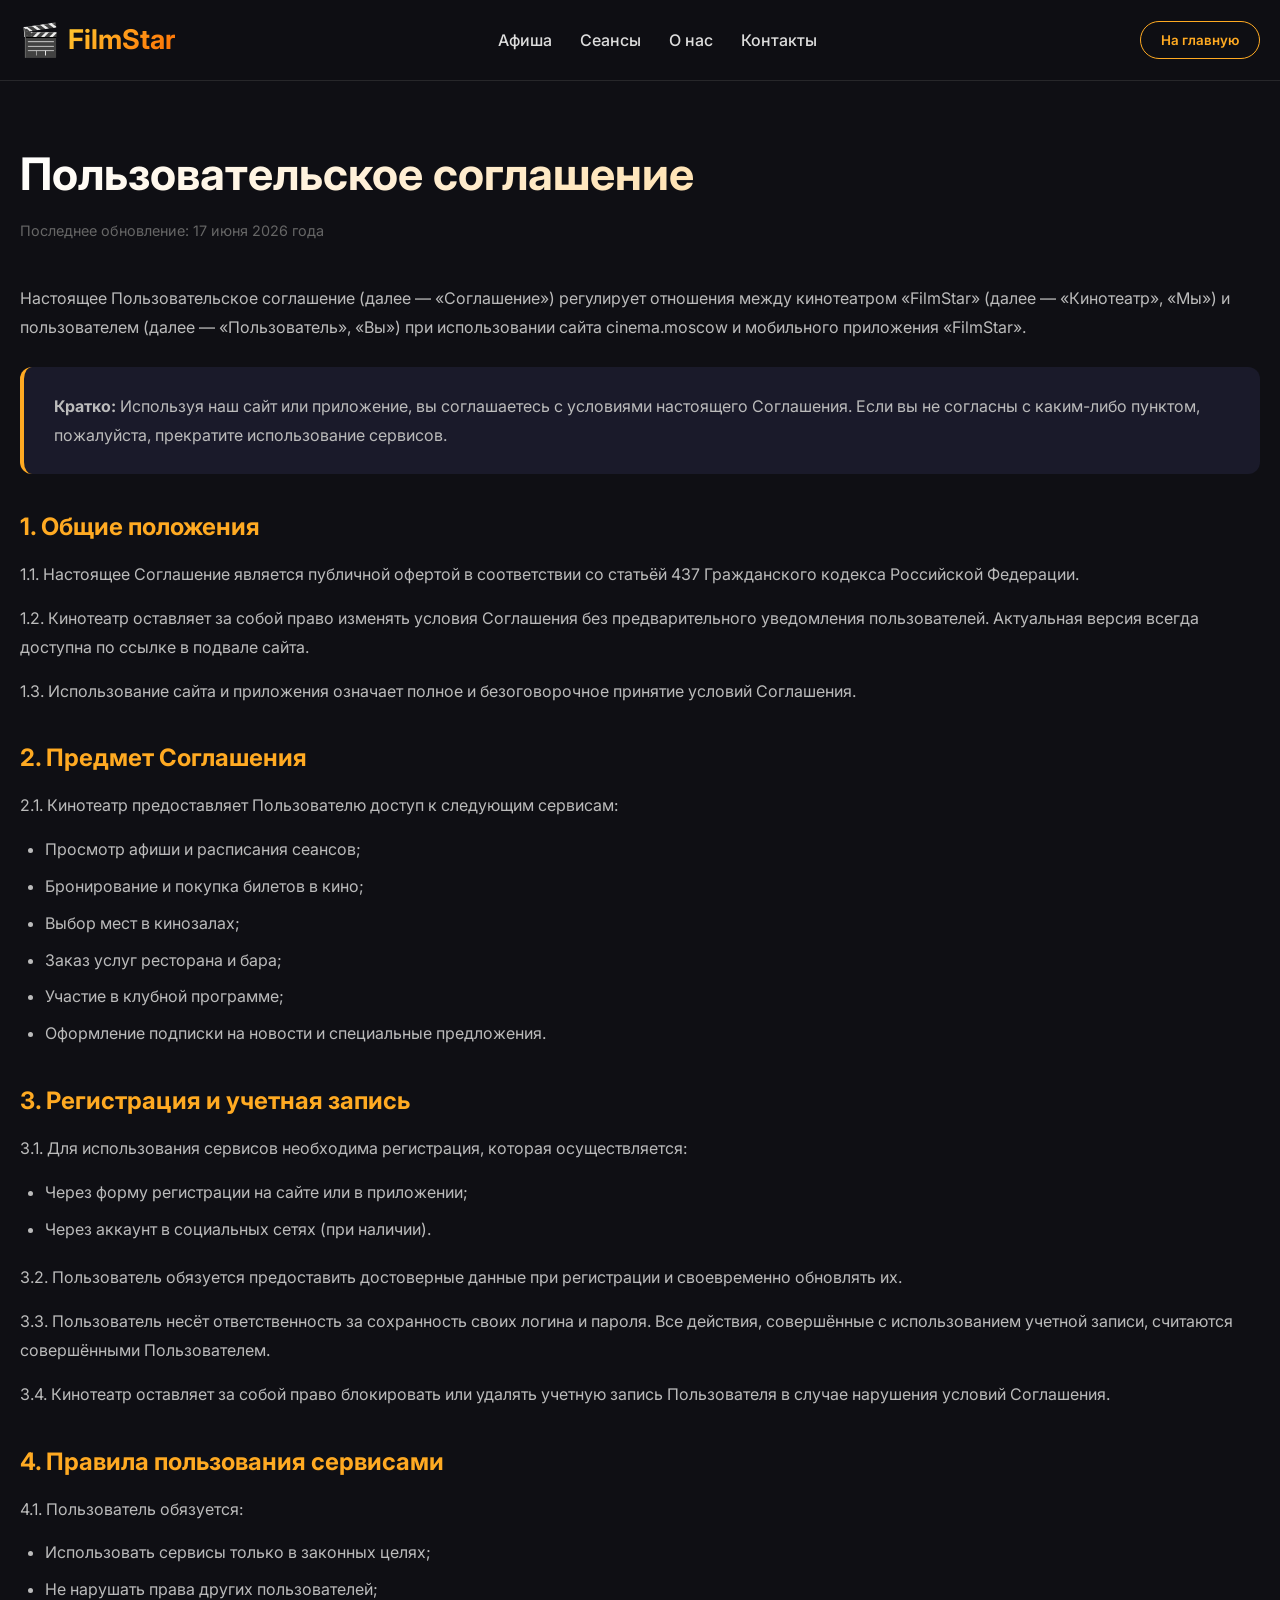
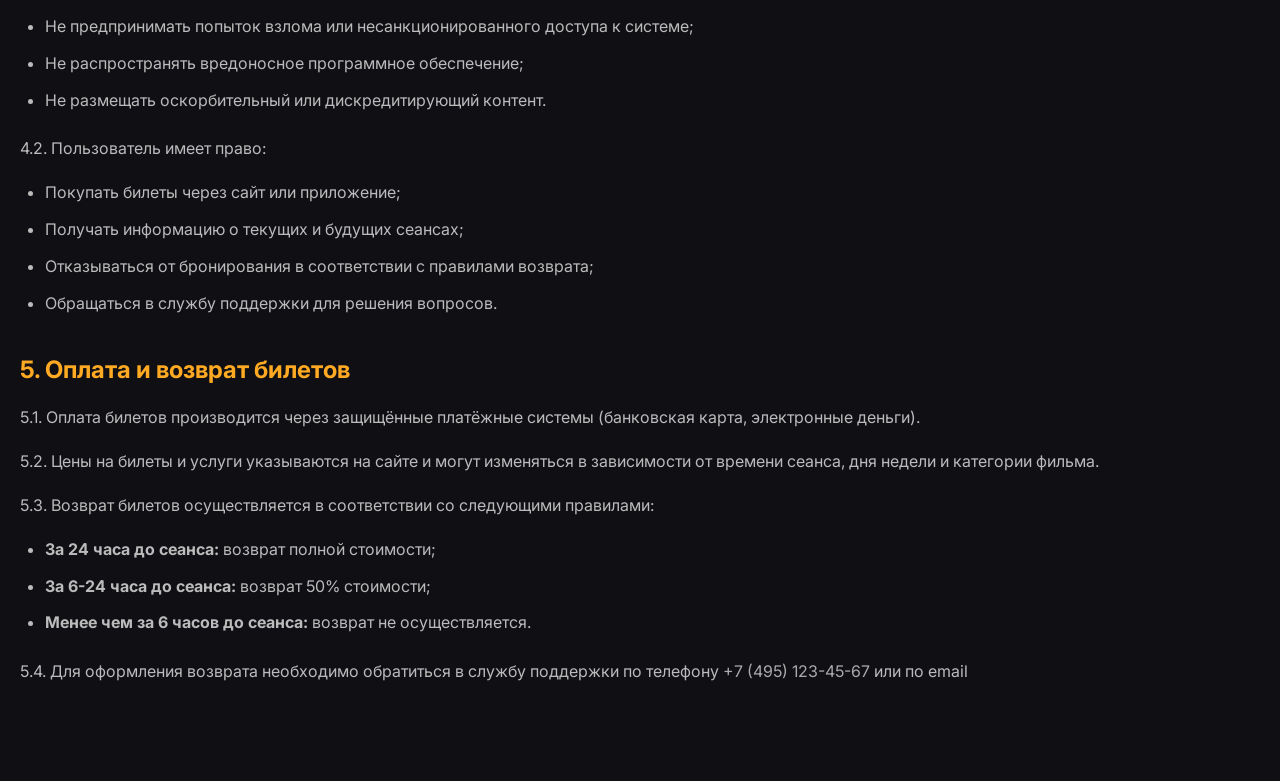
<file: WEB-test/terms.html>
<!DOCTYPE html>
<html lang="ru">
<head>
    <meta charset="UTF-8">
    <meta name="viewport" content="width=device-width, initial-scale=1.0">
    <title>Пользовательское соглашение — FilmStar</title>
    <link rel="stylesheet" href="styles.css">
    <link href="https://fonts.googleapis.com/css2?family=Inter:opsz,wght@14..32,300;14..32,400;14..32,600;14..32,700&display=swap" rel="stylesheet">
    <style>
        .legal-page {
            padding: 60px 0 80px;
        }
        .legal-page h1 {
            font-size: 2.8rem;
            margin-bottom: 10px;
            background: linear-gradient(135deg, #fff, #ffcc77);
            -webkit-background-clip: text;
            background-clip: text;
            color: transparent;
        }
        .legal-page .last-updated {
            color: #666;
            font-size: 0.9rem;
            margin-bottom: 40px;
        }
        .legal-page h2 {
            color: #ffaa22;
            font-size: 1.5rem;
            margin: 35px 0 15px;
        }
        .legal-page h3 {
            color: #ddd;
            font-size: 1.1rem;
            margin: 25px 0 10px;
        }
        .legal-page p {
            color: #bbb;
            line-height: 1.8;
            margin-bottom: 15px;
        }
        .legal-page ul {
            color: #bbb;
            line-height: 1.8;
            padding-left: 25px;
            margin-bottom: 20px;
        }
        .legal-page ul li {
            margin-bottom: 8px;
        }
        .legal-page .highlight-box {
            background: #1a1a2a;
            padding: 25px 30px;
            border-radius: 12px;
            border-left: 4px solid #ffaa22;
            margin: 25px 0;
        }
        .legal-page .highlight-box p {
            margin-bottom: 0;
        }
        .back-link-legal {
            display: inline-block;
            margin-top: 40px;
            color: #ffaa22;
            text-decoration: none;
            font-weight: 600;
            transition: 0.3s;
        }
        .back-link-legal:hover {
            color: #fff;
            transform: translateX(-5px);
        }
        @media (max-width: 768px) {
            .legal-page h1 {
                font-size: 2rem;
            }
            .legal-page {
                padding: 30px 0 50px;
            }
        }
    </style>
</head>
<body>

    <!-- ШАПКА -->
    <header class="header">
        <div class="container header-container">
            <a href="index.html" class="logo" style="text-decoration: none;">
                <span class="logo-icon">🎬</span>
                <span class="logo-text">FilmStar</span>
            </a>
            <nav class="nav">
                <a href="index.html#movies" class="nav-link">Афиша</a>
                <a href="index.html#movies" class="nav-link">Сеансы</a>
                <a href="about.html" class="nav-link">О нас</a>
                <a href="index.html#footer" class="nav-link">Контакты</a>
            </nav>
            <div class="auth">
                <button class="btn btn-outline" onclick="window.location.href='index.html'">На главную</button>
            </div>
        </div>
    </header>

    <!-- СОДЕРЖАНИЕ СТРАНИЦЫ -->
    <main class="legal-page">
        <div class="container">
            <h1>Пользовательское соглашение</h1>
            <p class="last-updated">Последнее обновление: 17 июня 2026 года</p>

            <p>Настоящее Пользовательское соглашение (далее — «Соглашение») регулирует отношения между кинотеатром «FilmStar» (далее — «Кинотеатр», «Мы») и пользователем (далее — «Пользователь», «Вы») при использовании сайта cinema.moscow и мобильного приложения «FilmStar».</p>

            <div class="highlight-box">
                <p><strong>Кратко:</strong> Используя наш сайт или приложение, вы соглашаетесь с условиями настоящего Соглашения. Если вы не согласны с каким-либо пунктом, пожалуйста, прекратите использование сервисов.</p>
            </div>

            <h2>1. Общие положения</h2>
            <p>1.1. Настоящее Соглашение является публичной офертой в соответствии со статьёй 437 Гражданского кодекса Российской Федерации.</p>
            <p>1.2. Кинотеатр оставляет за собой право изменять условия Соглашения без предварительного уведомления пользователей. Актуальная версия всегда доступна по ссылке в подвале сайта.</p>
            <p>1.3. Использование сайта и приложения означает полное и безоговорочное принятие условий Соглашения.</p>

            <h2>2. Предмет Соглашения</h2>
            <p>2.1. Кинотеатр предоставляет Пользователю доступ к следующим сервисам:</p>
            <ul>
                <li>Просмотр афиши и расписания сеансов;</li>
                <li>Бронирование и покупка билетов в кино;</li>
                <li>Выбор мест в кинозалах;</li>
                <li>Заказ услуг ресторана и бара;</li>
                <li>Участие в клубной программе;</li>
                <li>Оформление подписки на новости и специальные предложения.</li>
            </ul>

            <h2>3. Регистрация и учетная запись</h2>
            <p>3.1. Для использования сервисов необходима регистрация, которая осуществляется:</p>
            <ul>
                <li>Через форму регистрации на сайте или в приложении;</li>
                <li>Через аккаунт в социальных сетях (при наличии).</li>
            </ul>
            <p>3.2. Пользователь обязуется предоставить достоверные данные при регистрации и своевременно обновлять их.</p>
            <p>3.3. Пользователь несёт ответственность за сохранность своих логина и пароля. Все действия, совершённые с использованием учетной записи, считаются совершёнными Пользователем.</p>
            <p>3.4. Кинотеатр оставляет за собой право блокировать или удалять учетную запись Пользователя в случае нарушения условий Соглашения.</p>

            <h2>4. Правила пользования сервисами</h2>
            <p>4.1. Пользователь обязуется:</p>
            <ul>
                <li>Использовать сервисы только в законных целях;</li>
                <li>Не нарушать права других пользователей;</li>
                <li>Не предпринимать попыток взлома или несанкционированного доступа к системе;</li>
                <li>Не распространять вредоносное программное обеспечение;</li>
                <li>Не размещать оскорбительный или дискредитирующий контент.</li>
            </ul>
            <p>4.2. Пользователь имеет право:</p>
            <ul>
                <li>Покупать билеты через сайт или приложение;</li>
                <li>Получать информацию о текущих и будущих сеансах;</li>
                <li>Отказываться от бронирования в соответствии с правилами возврата;</li>
                <li>Обращаться в службу поддержки для решения вопросов.</li>
            </ul>

            <h2>5. Оплата и возврат билетов</h2>
            <p>5.1. Оплата билетов производится через защищённые платёжные системы (банковская карта, электронные деньги).</p>
            <p>5.2. Цены на билеты и услуги указываются на сайте и могут изменяться в зависимости от времени сеанса, дня недели и категории фильма.</p>
            <p>5.3. Возврат билетов осуществляется в соответствии со следующими правилами:</p>
            <ul>
                <li><strong>За 24 часа до сеанса:</strong> возврат полной стоимости;</li>
                <li><strong>За 6-24 часа до сеанса:</strong> возврат 50% стоимости;</li>
                <li><strong>Менее чем за 6 часов до сеанса:</strong> возврат не осуществляется.</li>
            </ul>
            <p>5.4. Для оформления возврата необходимо обратиться в службу поддержки по телефону <a href="tel:+74951234567" class="contact-link">+7 (495) 123-45-67</a> или по email <a href="mailto:info@kinomir.ru"
</file>
<file: WEB-test/styles.css>
/* ============================================
   1. RESET И БАЗОВЫЕ СТИЛИ
   ============================================ */
* {
    margin: 0;
    padding: 0;
    box-sizing: border-box;
}

body {
    font-family: 'Inter', sans-serif;
    background-color: #0f0f14;
    color: #ffffff;
    line-height: 1.5;
    overflow-x: hidden;
}

.container {
    max-width: 1280px;
    margin: 0 auto;
    padding: 0 20px;
}

html {
    scroll-behavior: smooth;
}

/* ============================================
   2. ШАПКА (HEADER)
   ============================================ */
.header {
    background: rgba(15,15,20,0.95);
    backdrop-filter: blur(12px);
    position: sticky;
    top: 0;
    z-index: 100;
    border-bottom: 1px solid rgba(255,255,255,0.1);
    padding: 16px 0;
}

.header-container {
    display: flex;
    justify-content: space-between;
    align-items: center;
    flex-wrap: wrap;
}

.header-actions {
    display: flex;
    align-items: center;
    gap: 12px;
    flex-wrap: wrap;
}

/* ============================================
   3. ЛОГОТИП
   ============================================ */
.logo {
    display: flex;
    align-items: center;
    gap: 8px;
    font-size: 1.7rem;
    font-weight: 700;
    cursor: pointer;
    transition: opacity 0.3s ease;
    user-select: none;
}

.logo:hover {
    opacity: 0.8;
}

.logo:active {
    transform: scale(0.95);
}

.logo-icon {
    font-size: 2rem;
}

.logo-text {
    background: linear-gradient(135deg, #ffcc33, #ff6a00);
    -webkit-background-clip: text;
    background-clip: text;
    color: transparent;
}

/* ============================================
   4. НАВИГАЦИЯ
   ============================================ */
.nav {
    display: flex;
    gap: 28px;
}

.nav-link {
    color: #ddd;
    text-decoration: none;
    font-weight: 500;
    transition: color 0.2s;
    cursor: pointer;
}

.nav-link:hover,
.nav-link.active {
    color: #ffaa22;
}

/* ============================================
   5. КНОПКИ
   ============================================ */
.btn {
    border: none;
    cursor: pointer;
    font-weight: 600;
    padding: 10px 20px;
    border-radius: 40px;
    font-family: inherit;
    transition: all .25s;
}

.btn-outline {
    border: 1px solid #ffaa22;
    color: #ffaa22;
    background: transparent;
}
.btn-outline:hover { background: #ffaa22; color: #0f0f14; }

.btn-primary {
    background: linear-gradient(95deg, #ffaa22, #ff6a00);
    color: #0f0f14;
    box-shadow: 0 4px 12px rgba(255,106,0,0.3);
}
.btn-primary:hover {
    transform: translateY(-2px);
    box-shadow: 0 8px 20px rgba(255,106,0,0.4);
}

.btn-large { padding: 14px 32px; font-size: 1.1rem; }

.btn-secondary {
    background: rgba(255,170,34,0.15);
    border: 1px solid #ffaa22;
    color: #ffaa22;
    width: 100%;
    margin-top: 12px;
}
.btn-secondary:hover { background: #ffaa22; color: #0f0f14; }

.btn-gift {
    background: linear-gradient(135deg, #ff6a00, #ffaa22);
    color: #0f0f14;
    padding: 8px 18px;
    border-radius: 40px;
    font-weight: 700;
    font-size: .9rem;
    box-shadow: 0 2px 12px rgba(255,106,0,0.3);
    display: flex;
    align-items: center;
    gap: 6px;
}
.btn-gift:hover {
    transform: translateY(-2px) scale(1.02);
    box-shadow: 0 6px 20px rgba(255,106,0,0.4);
}
.btn-gift:active { transform: scale(.95); }

/* ============================================
   6. ГЕРОЙ (HERO) - увеличенная высота
   ============================================ */
.hero {
    position: relative;
    min-height: 100vh; /* Занимает 100% высоты экрана */
    height: 100vh;
    max-height: 900px; /* Ограничение для очень больших экранов */
    display: flex;
    align-items: center;
    text-align: center;
    overflow: hidden;
}

.hero-background {
    position: absolute;
    inset: 0;
    background: linear-gradient(rgba(0,0,0,0.6), rgba(0,0,0,0.8)), url('./img/Кинозал.jpg');
    background-size: cover;
    background-position: center 30%;
    transform: scale(1.02);
    transition: transform 8s ease;
    z-index: 0;
}
.hero:hover .hero-background { transform: scale(1.08); }

.hero::after {
    content: '';
    position: absolute;
    top: 20%;
    left: 50%;
    transform: translateX(-50%);
    width: 60%;
    height: 40%;
    background: radial-gradient(ellipse at center, rgba(255,170,34,0.08), transparent 70%);
    pointer-events: none;
    z-index: 0;
}

.hero-content {
    position: relative;
    z-index: 1;
    max-width: 800px;
    margin: 0 auto;
    padding: 40px 20px;
}

.hero-title {
    font-size: 4.5rem;
    font-weight: 800;
    margin-bottom: 24px;
    background: linear-gradient(135deg, #fff, #ffcc77);
    -webkit-background-clip: text;
    background-clip: text;
    color: transparent;
    text-shadow: 0 2px 30px rgba(0,0,0,0.3);
}

.hero-subtitle {
    font-size: 1.4rem;
    margin-bottom: 40px;
    opacity: .95;
    color: #ddd;
    text-shadow: 0 2px 20px rgba(0,0,0,0.5);
}


@keyframes bounce-down {
    0%, 20%, 50%, 80%, 100% { transform: translateX(-50%) translateY(0); }
    40% { transform: translateX(-50%) translateY(-15px); }
    60% { transform: translateX(-50%) translateY(-8px); }
}

/* Адаптивность */
@media (max-width: 992px) {
    .hero {
        min-height: 90vh;
        height: 90vh;
        max-height: 800px;
    }
    .hero-title { font-size: 3.5rem; }
    .hero-subtitle { font-size: 1.2rem; }
}

@media (max-width: 768px) {
    .hero {
        min-height: 85vh;
        height: 85vh;
        max-height: 700px;
    }
    .hero-title { font-size: 2.8rem; }
    .hero-subtitle { font-size: 1rem; }
    .hero::after { width: 80%; height: 30%; }
}

@media (max-width: 480px) {
    .hero {
        min-height: 80vh;
        height: 80vh;
        max-height: 600px;
    }
    .hero-title { font-size: 2rem; }
    .hero-content { padding: 20px 15px; }
    .hero-scroll-indicator { font-size: 1.5rem; bottom: 20px; }
}

/* ============================================
   7. ФИЛЬМЫ (MOVIES)
   ============================================ */
.section-title {
    font-size: 2.2rem;
    margin: 48px 0 32px 0;
    font-weight: 700;
    border-left: 5px solid #ffaa22;
    padding-left: 20px;
}

/* СКРОЛЛ ЛЕНТЫ ФИЛЬМОВ */
.movies-scroll-wrapper {
    position: relative;
    margin-bottom: 60px;
}

.movies-scroll {
    display: flex;
    gap: 24px;
    overflow-x: auto;
    padding: 10px 4px 20px 4px;
    scroll-behavior: smooth;
    -webkit-overflow-scrolling: touch;
}

.movies-scroll::-webkit-scrollbar {
    height: 6px;
}

.movies-scroll::-webkit-scrollbar-track {
    background: #1a1a24;
    border-radius: 10px;
}

.movies-scroll::-webkit-scrollbar-thumb {
    background: #ffaa22;
    border-radius: 10px;
}

.movies-scroll::-webkit-scrollbar-thumb:hover {
    background: #ff6a00;
}

.movie-card {
    flex: 0 0 220px;
    background: #1e1e2a;
    border-radius: 20px;
    overflow: hidden;
    transition: transform 0.3s, box-shadow 0.3s;
}

.movie-card:hover {
    transform: translateY(-8px) scale(1.02);
    box-shadow: 0 20px 30px -12px rgba(255, 170, 34, 0.2);
}

.movie-poster {
    position: relative;
    aspect-ratio: 2 / 3;
    overflow: hidden;
}

.movie-poster img {
    width: 100%;
    height: 100%;
    object-fit: cover;
    transition: transform 0.3s;
}

.movie-card:hover .movie-poster img {
    transform: scale(1.05);
}

.movie-rating {
    position: absolute;
    top: 10px;
    right: 10px;
    background: rgba(0,0,0,0.8);
    backdrop-filter: blur(4px);
    padding: 4px 10px;
    border-radius: 20px;
    font-size: 0.8rem;
    font-weight: 600;
}

.movie-info {
    padding: 14px;
}

.movie-title {
    font-size: 1rem;
    margin-bottom: 4px;
    white-space: nowrap;
    overflow: hidden;
    text-overflow: ellipsis;
}

.movie-details {
    color: #aaa;
    font-size: 0.75rem;
    margin-bottom: 8px;
}

.movie-price {
    font-weight: 700;
    font-size: 1.1rem;
    color: #ffaa22;
}

/* ============================================
   8. МОДАЛЬНОЕ ОКНО ВЫБОРА МЕСТ
   ============================================ */
.modal {
    display: none;
    position: fixed;
    top: 0;
    left: 0;
    width: 100%;
    height: 100%;
    background-color: rgba(0, 0, 0, 0.85);
    backdrop-filter: blur(8px);
    justify-content: center;
    align-items: center;
    z-index: 1000;
}

.modal-content {
    background: #1a1a24;
    border-radius: 40px;
    max-width: 680px;
    width: 90%;
    padding: 28px 24px;
    position: relative;
    border: 1px solid rgba(255,170,34,0.3);
    box-shadow: 0 30px 40px rgba(0,0,0,0.5);
}

.modal-close {
    position: absolute;
    right: 24px;
    top: 20px;
    font-size: 32px;
    cursor: pointer;
    color: #aaa;
    transition: 0.2s;
}

.modal-close:hover {
    color: #ffaa22;
}

.modal-movie-title {
    font-size: 1.8rem;
    margin-bottom: 24px;
    text-align: center;
    color: #ffcc55;
}

.screen {
    background: #ddd;
    width: 80%;
    margin: 10px auto 30px;
    text-align: center;
    padding: 8px;
    border-radius: 12px;
    color: #111;
    font-weight: bold;
    letter-spacing: 4px;
    background: linear-gradient(180deg, #e0e0e0, #aaa);
}

.seat-row {
    display: flex;
    justify-content: center;
    gap: 12px;
    margin-bottom: 12px;
}

.row-label {
    width: 30px;
    font-weight: bold;
    display: flex;
    align-items: center;
    justify-content: center;
}

.seat {
    width: 42px;
    height: 42px;
    background-color: #2c2c38;
    border-radius: 12px 12px 6px 6px;
    display: flex;
    align-items: center;
    justify-content: center;
    font-size: 14px;
    font-weight: 500;
    transition: 0.1s linear;
    cursor: pointer;
    color: #ccc;
}

.seat.free {
    background-color: #2d6a4f;
    cursor: pointer;
}

.seat.free:hover {
    background-color: #40916c;
    transform: scale(1.03);
}

.seat.selected {
    background-color: #ffaa22;
    color: #0f0f14;
    box-shadow: 0 0 6px #ffaa22;
}

.seat.occupied {
    background-color: #6c757d;
    cursor: not-allowed;
    opacity: 0.5;
    text-decoration: line-through;
}

.seat-legend {
    display: flex;
    justify-content: center;
    gap: 24px;
    margin: 24px 0 20px;
    font-size: 0.8rem;
}

.seat-example {
    display: inline-block;
    width: 24px;
    height: 24px;
    border-radius: 6px;
    margin-right: 8px;
    vertical-align: middle;
}

.seat-example.free { background-color: #2d6a4f; }
.seat-example.selected { background-color: #ffaa22; }
.seat-example.occupied { background-color: #6c757d; }

.booking-info {
    display: flex;
    justify-content: space-between;
    align-items: center;
    background: #0f0f14;
    padding: 12px 20px;
    border-radius: 60px;
    margin-top: 20px;
    flex-wrap: wrap;
    gap: 16px;
}

.selected-info {
    font-weight: 600;
    font-size: 1.1rem;
}

#totalPrice {
    font-size: 1.4rem;
    font-weight: 800;
    color: #ffaa22;
}

/* ============================================
   9. МОДАЛЬНОЕ ОКНО АВТОРИЗАЦИИ
   ============================================ */
.auth-modal {
    display: none;
    position: fixed;
    z-index: 1001;
    left: 0;
    top: 0;
    width: 100%;
    height: 100%;
    background-color: rgba(0,0,0,0.7);
    justify-content: center;
    align-items: center;
}

.auth-modal.active {
    display: flex;
}

.auth-modal-content {
    background: #1a1a2e;
    padding: 40px;
    border-radius: 16px;
    width: 100%;
    max-width: 400px;
    position: relative;
    border: 1px solid #2a2a4a;
    box-shadow: 0 20px 60px rgba(0,0,0,0.5);
}

.auth-modal-close {
    position: absolute;
    right: 20px;
    top: 15px;
    font-size: 28px;
    color: #888;
    cursor: pointer;
    transition: 0.3s;
}

.auth-modal-close:hover {
    color: #fff;
}

.auth-modal h2 {
    text-align: center;
    margin-bottom: 30px;
    color: #fff;
}

.auth-form-group {
    margin-bottom: 20px;
}

.auth-form-group label {
    display: block;
    margin-bottom: 8px;
    color: #aaa;
    font-size: 14px;
}

.auth-form-group input {
    width: 100%;
    padding: 12px 16px;
    background: #0f0f1f;
    border: 1px solid #2a2a4a;
    border-radius: 8px;
    color: #fff;
    font-size: 16px;
    transition: 0.3s;
}

.auth-form-group input:focus {
    outline: none;
    border-color: #e50914;
    box-shadow: 0 0 0 3px rgba(229,9,20,0.2);
}

.auth-btn {
    width: 100%;
    padding: 14px;
    background: #e50914;
    color: #fff;
    border: none;
    border-radius: 8px;
    font-size: 16px;
    font-weight: 600;
    cursor: pointer;
    transition: 0.3s;
    margin-top: 10px;
}

.auth-btn:hover {
    background: #b20710;
    transform: translateY(-2px);
}

.auth-switch {
    text-align: center;
    margin-top: 20px;
    color: #888;
    font-size: 14px;
}

.auth-switch a {
    color: #e50914;
    cursor: pointer;
    text-decoration: none;
}

.auth-switch a:hover {
    text-decoration: underline;
}

/* ============================================
   10. ПОЛЬЗОВАТЕЛЬ В ШАПКЕ
   ============================================ */
.user-info {
    display: flex;
    align-items: center;
    gap: 15px;
}

.user-avatar {
    width: 36px;
    height: 36px;
    border-radius: 50%;
    background: #e50914;
    display: flex;
    align-items: center;
    justify-content: center;
    color: #fff;
    font-weight: 600;
}

.user-name {
    color: #fff;
    font-weight: 500;
}

.logout-btn {
    background: transparent;
    border: 1px solid #2a2a4a;
    color: #888;
    padding: 6px 16px;
    border-radius: 6px;
    cursor: pointer;
    transition: 0.3s;
}

.logout-btn:hover {
    border-color: #e50914;
    color: #e50914;
}

/* ============================================
   11. ПОДВАЛ (FOOTER)
   ============================================ */
.footer {
    background: #0a0a0e;
    padding-top: 50px;
    border-top: 1px solid #1a1a2a;
    margin-top: 60px;
}

.footer-container {
    display: flex;
    flex-wrap: wrap;
    justify-content: space-between;
    gap: 40px;
    padding-bottom: 40px;
    border-bottom: 1px solid #1a1a2a;
}

/* Левая колонка подвала */
.footer-col-brand {
    flex: 0 0 300px;
}

.footer-col-brand .logo {
    font-size: 1.8rem;
    margin-bottom: 10px;
}

.footer-text {
    color: #888;
    font-size: 0.95rem;
    margin-bottom: 20px;
}

/* Навигация в подвале */
.footer-nav {
    display: flex;
    flex-wrap: wrap;
    gap: 20px;
    margin-top: 5px;
}

.footer-nav-link {
    color: #ccc;
    text-decoration: none;
    font-size: 0.95rem;
    transition: color 0.2s;
}

.footer-nav-link:hover {
    color: #ffaa22;
}

/* Правая колонка подвала: контакты и соцсети */
.footer-col-contacts {
    display: flex;
    flex-wrap: wrap;
    gap: 40px;
    justify-content: flex-end;
}

.footer-contacts h4,
.footer-social h4 {
    color: #fff;
    font-size: 0.85rem;
    font-weight: 600;
    text-transform: uppercase;
    letter-spacing: 0.5px;
    margin-bottom: 12px;
    opacity: 0.7;
}

.footer-contacts p {
    margin: 6px 0;
    color: #aaa;
}

/* Контакты */
.contact-link {
    color: #aaa;
    text-decoration: none;
    transition: color 0.2s;
}

.contact-link:hover {
    color: #fff;
}

/* ============================================
   12. СОЦИАЛЬНЫЕ СЕТИ (ОРИГИНАЛЬНЫЕ ИКОНКИ)
   ============================================ */
.footer-social .social-links {
    display: flex;
    gap: 12px;
    margin-top: 0;
}

.footer-social .social-link {
    display: flex;
    align-items: center;
    justify-content: center;
    width: 40px;
    height: 40px;
    border-radius: 50%;
    background: rgba(255,255,255,0.05);
    border: 1px solid #2a2a4a;
    transition: all 0.3s ease;
    padding: 0;
    text-decoration: none;
}

.footer-social .social-link .social-icon {
    width: 22px;
    height: 22px;
    display: flex;
    align-items: center;
    justify-content: center;
}

.footer-social .social-link .social-icon svg {
    width: 20px;
    height: 20px;
    fill: #aaa;
    transition: fill 0.3s;
}

.footer-social .social-link span:last-child {
    display: none; /* Скрываем текстовые подписи */
}

/* Цвета для каждой соцсети при наведении */
.footer-social .social-link.vk:hover {
    border-color: #4a76a8;
    background: rgba(74, 118, 168, 0.15);
}
.footer-social .social-link.vk:hover .social-icon svg {
    fill: #4a76a8;
}

.footer-social .social-link.tg:hover {
    border-color: #0088cc;
    background: rgba(0, 136, 204, 0.15);
}
.footer-social .social-link.tg:hover .social-icon svg {
    fill: #0088cc;
}

.footer-social .social-link.youtube:hover {
    border-color: #ff0000;
    background: rgba(255, 0, 0, 0.15);
}
.footer-social .social-link.youtube:hover .social-icon svg {
    fill: #ff0000;
}

.footer-social .social-link.ok:hover {
    border-color: #ee8208;
    background: rgba(238, 130, 8, 0.15);
}
.footer-social .social-link.ok:hover .social-icon svg {
    fill: #ee8208;
}

.footer-social .social-link.rutube:hover {
    border-color: #ff6b00;
    background: rgba(255, 107, 0, 0.15);
}
.footer-social .social-link.rutube:hover .social-icon svg {
    fill: #ff6b00;
}

.footer-social .social-link:hover {
    transform: translateY(-2px);
}

/* ============================================
   13. НИЖНЯЯ СТРОКА ПОДВАЛА
   ============================================ */
.footer-bottom {
    padding: 20px 0;
    background: transparent;
}

.footer-bottom-container {
    display: flex;
    flex-wrap: wrap;
    justify-content: space-between;
    align-items: center;
    gap: 15px;
}

.footer-bottom p {
    color: #666;
    font-size: 0.85rem;
    margin: 0;
}

.footer-bottom-links {
    display: flex;
    gap: 25px;
}

.footer-bottom-links a {
    color: #666;
    text-decoration: none;
    font-size: 0.85rem;
    transition: color 0.2s;
}

.footer-bottom-links a:hover {
    color: #aaa;
}

/* ============================================
   14. СТРАНИЦА "О НАС" (ABOUT)
   ============================================ */
.about-hero {
    background: linear-gradient(rgba(0,0,0,0.8), rgba(0,0,0,0.9)), url('https://images.unsplash.com/photo-1489599849927-2ee91cede3ba?q=80&w=2070');
    background-size: cover;
    background-position: center;
    padding: 80px 0 60px;
    text-align: center;
}

.about-hero h1 {
    font-size: 3.5rem;
    font-weight: 800;
    margin-bottom: 20px;
    background: linear-gradient(135deg, #fff, #ffcc77);
    -webkit-background-clip: text;
    background-clip: text;
    color: transparent;
}

.about-hero p {
    font-size: 1.2rem;
    color: #ccc;
    max-width: 700px;
    margin: 0 auto;
}

.about-section {
    padding: 60px 0;
    border-bottom: 1px solid #1a1a2a;
}

.about-section:last-child {
    border-bottom: none;
}

.about-grid {
    display: grid;
    grid-template-columns: repeat(auto-fit, minmax(250px, 1fr));
    gap: 30px;
    margin-top: 30px;
}

.about-stat {
    background: #1a1a2a;
    padding: 30px;
    border-radius: 16px;
    text-align: center;
    border: 1px solid #2a2a4a;
}

.about-stat .number {
    font-size: 3.5rem;
    font-weight: 800;
    color: #ffaa22;
    display: block;
}

.about-stat .label {
    color: #aaa;
    margin-top: 10px;
    font-size: 0.95rem;
}

.about-features {
    display: grid;
    grid-template-columns: repeat(auto-fit, minmax(280px, 1fr));
    gap: 25px;
    margin-top: 30px;
}

.about-feature {
    background: #1a1a2a;
    padding: 25px;
    border-radius: 16px;
    border-left: 4px solid #ffaa22;
}

.about-feature h3 {
    color: #ffaa22;
    margin-bottom: 10px;
}

.about-feature p {
    color: #bbb;
    line-height: 1.6;
}

.about-club {
    background: linear-gradient(135deg, #1a1a2a, #2a1a1a);
    padding: 40px;
    border-radius: 20px;
    margin-top: 30px;
    border: 1px solid #ffaa22;
}

.about-club h2 {
    color: #ffaa22;
    margin-bottom: 20px;
}

.about-club ol {
    color: #ccc;
    line-height: 2;
    padding-left: 20px;
}

.about-club ol li {
    margin-bottom: 8px;
}

.back-link {
    display: inline-block;
    margin-top: 30px;
    color: #ffaa22;
    text-decoration: none;
    font-weight: 600;
    transition: 0.3s;
}

.back-link:hover {
    color: #fff;
    transform: translateX(-5px);
}

/* ============================================
   15. СТРАНИЦЫ "ПОЛИТИКА КОНФИДЕНЦИАЛЬНОСТИ" И "ПОЛЬЗОВАТЕЛЬСКОЕ СОГЛАШЕНИЕ"
   ============================================ */
.legal-page {
    padding: 60px 0 80px;
}

.legal-page h1 {
    font-size: 2.8rem;
    margin-bottom: 10px;
    background: linear-gradient(135deg, #fff, #ffcc77);
    -webkit-background-clip: text;
    background-clip: text;
    color: transparent;
}

.legal-page .last-updated {
    color: #666;
    font-size: 0.9rem;
    margin-bottom: 40px;
}

.legal-page h2 {
    color: #ffaa22;
    font-size: 1.5rem;
    margin: 35px 0 15px;
}

.legal-page h3 {
    color: #ddd;
    font-size: 1.1rem;
    margin: 25px 0 10px;
}

.legal-page p {
    color: #bbb;
    line-height: 1.8;
    margin-bottom: 15px;
}

.legal-page ul {
    color: #bbb;
    line-height: 1.8;
    padding-left: 25px;
    margin-bottom: 20px;
}

.legal-page ul li {
    margin-bottom: 8px;
}

.legal-page .highlight-box {
    background: #1a1a2a;
    padding: 25px 30px;
    border-radius: 12px;
    border-left: 4px solid #ffaa22;
    margin: 25px 0;
}

.legal-page .highlight-box p {
    margin-bottom: 0;
}

.back-link-legal {
    display: inline-block;
    margin-top: 40px;
    color: #ffaa22;
    text-decoration: none;
    font-weight: 600;
    transition: 0.3s;
}

.back-link-legal:hover {
    color: #fff;
    transform: translateX(-5px);
}

/* ============================================
   16. АДАПТИВНОСТЬ (MEDIA QUERIES)
   ============================================ */
@media (max-width: 992px) {
    .footer-container {
        flex-direction: column;
        gap: 30px;
    }
    
    .footer-col-brand {
        flex: 1;
    }
    
    .footer-col-contacts {
        justify-content: flex-start;
        flex-wrap: wrap;
    }
}

@media (max-width: 768px) {
    .hero-title {
        font-size: 2.3rem;
    }
    
    .header-container {
        flex-direction: column;
        gap: 14px;
    }
    
    .nav {
        gap: 18px;
        flex-wrap: wrap;
        justify-content: center;
    }
    
    .seat {
        width: 32px;
        height: 32px;
        font-size: 11px;
    }
    
    .booking-info {
        flex-direction: column;
        text-align: center;
    }
    
    .movie-card {
        flex: 0 0 160px;
    }
    
    .about-hero h1 {
        font-size: 2.2rem;
    }
    
    .about-stat .number {
        font-size: 2.5rem;
    }
    
    .legal-page h1 {
        font-size: 2rem;
    }
    
    .legal-page {
        padding: 30px 0 50px;
    }
}

@media (max-width: 600px) {
    .footer-col-contacts {
        flex-direction: column;
        gap: 25px;
    }
    
    .footer-nav {
        gap: 15px;
    }
    
    .footer-bottom-container {
        flex-direction: column;
        text-align: center;
        gap: 10px;
    }
    
    .footer-bottom-links {
        flex-wrap: wrap;
        justify-content: center;
        gap: 15px;
    }
}
/* ============================================
   17. БЕЙДЖ СКИДКИ
   ============================================ */
.discount-badge {
    background: #ffaa22;
    color: #0f0f14;
    padding: 2px 10px;
    border-radius: 20px;
    font-size: 0.75rem;
    font-weight: 700;
    animation: pulse-badge 2s infinite;
}

@keyframes pulse-badge {
    0% { transform: scale(1); }
    50% { transform: scale(1.05); }
    100% { transform: scale(1); }
}

#discountBadge {
    color: #34a853;
    font-size: 0.8rem;
    margin-left: 10px;
    font-weight: 600;
}
/* ============================================
   18. ТАБЫ ДЛЯ ПЕРЕКЛЮЧЕНИЯ РАЗДЕЛОВ
   ============================================ */
.tabs-container {
    display: flex;
    gap: 12px;
    margin-bottom: 30px;
    border-bottom: 1px solid #2a2a4a;
    padding-bottom: 4px;
    flex-wrap: wrap;
}

.tab-btn {
    background: transparent;
    border: none;
    color: #888;
    font-family: 'Inter', sans-serif;
    font-size: 1.1rem;
    font-weight: 600;
    padding: 10px 24px;
    cursor: pointer;
    transition: all 0.3s ease;
    border-radius: 30px;
    position: relative;
}

.tab-btn:hover {
    color: #ddd;
    background: rgba(255,255,255,0.05);
}

.tab-btn.active {
    color: #ffaa22;
    background: rgba(255, 170, 34, 0.1);
}

.tab-btn.active::after {
    content: '';
    position: absolute;
    bottom: -5px;
    left: 50%;
    transform: translateX(-50%);
    width: 60%;
    height: 3px;
    background: linear-gradient(90deg, #ffaa22, #ff6a00);
    border-radius: 4px;
}

.tab-content {
    display: none;
    animation: fadeIn 0.4s ease;
}

.tab-content.active {
    display: block;
}

@keyframes fadeIn {
    from {
        opacity: 0;
        transform: translateY(10px);
    }
    to {
        opacity: 1;
        transform: translateY(0);
    }
}

/* Бейдж "Новинка" на карточках фильмов */
.movie-badge-new {
    position: absolute;
    top: 10px;
    left: 10px;
    background: linear-gradient(135deg, #ff6a00, #ffaa22);
    color: #0f0f14;
    padding: 3px 12px;
    border-radius: 20px;
    font-size: 0.7rem;
    font-weight: 700;
    text-transform: uppercase;
    letter-spacing: 0.5px;
    box-shadow: 0 2px 10px rgba(255, 106, 0, 0.4);
    animation: pulse-new 2s infinite;
}

@keyframes pulse-new {
    0% { transform: scale(1); }
    50% { transform: scale(1.05); }
    100% { transform: scale(1); }
}

/* Адаптивность табов */
@media (max-width: 600px) {
    .tabs-container {
        gap: 8px;
        justify-content: center;
    }
    
    .tab-btn {
        font-size: 0.9rem;
        padding: 8px 16px;
    }
}
/* ============================================
   19. МОДАЛЬНОЕ ОКНО КОНТАКТОВ
   ============================================ */
.modal-contacts {
    display: none;
    position: fixed;
    top: 0;
    left: 0;
    width: 100%;
    height: 100%;
    background-color: rgba(0, 0, 0, 0.85);
    backdrop-filter: blur(8px);
    justify-content: center;
    align-items: center;
    z-index: 1002;
    padding: 20px;
}

.modal-contacts.active {
    display: flex;
}

.modal-contacts-content {
    background: #1a1a2e;
    border-radius: 24px;
    max-width: 700px;
    width: 100%;
    max-height: 90vh;
    overflow-y: auto;
    padding: 40px 35px;
    position: relative;
    border: 1px solid rgba(255, 170, 34, 0.2);
    box-shadow: 0 30px 60px rgba(0, 0, 0, 0.6);
}

.modal-contacts-content::-webkit-scrollbar {
    width: 4px;
}

.modal-contacts-content::-webkit-scrollbar-track {
    background: transparent;
}

.modal-contacts-content::-webkit-scrollbar-thumb {
    background: #ffaa22;
    border-radius: 10px;
}

.modal-contacts-close {
    position: absolute;
    right: 20px;
    top: 15px;
    font-size: 32px;
    color: #888;
    cursor: pointer;
    transition: 0.3s;
    line-height: 1;
}

.modal-contacts-close:hover {
    color: #ffaa22;
    transform: rotate(90deg);
}

.modal-contacts-content h2 {
    font-size: 2rem;
    font-weight: 700;
    margin-bottom: 8px;
    background: linear-gradient(135deg, #fff, #ffcc77);
    -webkit-background-clip: text;
    background-clip: text;
    color: transparent;
}

.contacts-subtitle {
    color: #888;
    font-size: 1rem;
    margin-bottom: 30px;
}

/* Сетка контактов */
.contacts-grid {
    display: grid;
    grid-template-columns: 1fr 1fr;
    gap: 16px;
    margin-bottom: 30px;
}

.contact-item {
    display: flex;
    align-items: flex-start;
    gap: 14px;
    background: rgba(255, 255, 255, 0.03);
    padding: 16px 18px;
    border-radius: 14px;
    border: 1px solid #2a2a4a;
    transition: all 0.3s ease;
}

.contact-item:hover {
    background: rgba(255, 255, 255, 0.06);
    border-color: #ffaa22;
    transform: translateY(-2px);
}

.contact-icon {
    font-size: 1.8rem;
    line-height: 1;
    flex-shrink: 0;
    width: 44px;
    height: 44px;
    display: flex;
    align-items: center;
    justify-content: center;
    background: rgba(255, 170, 34, 0.1);
    border-radius: 12px;
}

.contact-info h4 {
    font-size: 0.8rem;
    color: #888;
    text-transform: uppercase;
    letter-spacing: 0.5px;
    font-weight: 600;
    margin-bottom: 4px;
}

.contact-link-main {
    color: #fff;
    text-decoration: none;
    font-size: 1rem;
    font-weight: 500;
    transition: color 0.2s;
    display: block;
}

.contact-link-main:hover {
    color: #ffaa22;
}

.contact-desc {
    color: #666;
    font-size: 0.8rem;
    margin-top: 2px;
}

/* Социальные сети в модалке */
.contacts-social {
    border-top: 1px solid #2a2a4a;
    padding-top: 25px;
    margin-top: 5px;
}

.contacts-social h3 {
    font-size: 1rem;
    color: #ccc;
    margin-bottom: 16px;
    font-weight: 600;
}

.contacts-social-links {
    display: flex;
    flex-wrap: wrap;
    gap: 12px;
}

.contacts-social-link {
    display: inline-flex;
    align-items: center;
    gap: 10px;
    padding: 10px 18px;
    border-radius: 12px;
    background: rgba(255, 255, 255, 0.03);
    border: 1px solid #2a2a4a;
    color: #aaa;
    text-decoration: none;
    transition: all 0.3s ease;
    font-size: 0.9rem;
    font-weight: 500;
    min-width: 120px;
    justify-content: center;
}

.contacts-social-link svg {
    width: 20px;
    height: 20px;
    fill: currentColor;
    flex-shrink: 0;
}

.contacts-social-link:hover {
    transform: translateY(-3px);
    color: #fff;
}

.contacts-social-link.vk:hover {
    border-color: #4a76a8;
    background: rgba(74, 118, 168, 0.15);
    color: #4a76a8;
}

.contacts-social-link.tg:hover {
    border-color: #0088cc;
    background: rgba(0, 136, 204, 0.15);
    color: #0088cc;
}

.contacts-social-link.youtube:hover {
    border-color: #ff0000;
    background: rgba(255, 0, 0, 0.15);
    color: #ff0000;
}

.contacts-social-link.ok:hover {
    border-color: #ee8208;
    background: rgba(238, 130, 8, 0.15);
    color: #ee8208;
}

.contacts-social-link.rutube:hover {
    border-color: #ff6b00;
    background: rgba(255, 107, 0, 0.15);
    color: #ff6b00;
}

/* Примечание внизу */
.contacts-note {
    margin-top: 25px;
    padding: 16px 20px;
    background: rgba(255, 170, 34, 0.05);
    border-radius: 12px;
    border-left: 3px solid #ffaa22;
}

.contacts-note p {
    color: #aaa;
    font-size: 0.9rem;
    margin: 0;
}

.contacts-note a {
    color: #ffaa22;
    text-decoration: none;
    font-weight: 600;
}

.contacts-note a:hover {
    text-decoration: underline;
}

/* Адаптивность модалки контактов */
@media (max-width: 600px) {
    .modal-contacts-content {
        padding: 25px 18px;
        margin: 10px;
    }
    
    .contacts-grid {
        grid-template-columns: 1fr;
        gap: 12px;
    }
    
    .contacts-social-links {
        justify-content: center;
    }
    
    .contacts-social-link {
        min-width: 100px;
        padding: 8px 14px;
        font-size: 0.8rem;
    }
    
    .contact-item {
        padding: 14px 16px;
    }
    
    .modal-contacts-content h2 {
        font-size: 1.5rem;
    }
}
/* ============================================
   20. КОРЗИНА (CART)
   ============================================ */
.btn-cart {
    position: relative;
    background: rgba(255,255,255,0.05);
    border: 1px solid #2a2a4a;
    border-radius: 50%;
    width: 44px;
    height: 44px;
    display: flex;
    align-items: center;
    justify-content: center;
    cursor: pointer;
    transition: all 0.3s ease;
    font-size: 1.2rem;
    color: #ddd;
}

.btn-cart:hover {
    border-color: #ffaa22;
    background: rgba(255,170,34,0.1);
    transform: scale(1.05);
}

.cart-badge {
    position: absolute;
    top: -6px;
    right: -6px;
    background: #ff6a00;
    color: #fff;
    font-size: 0.65rem;
    font-weight: 700;
    width: 20px;
    height: 20px;
    border-radius: 50%;
    display: flex;
    align-items: center;
    justify-content: center;
    border: 2px solid #0f0f14;
    transition: transform 0.2s ease;
}

.btn-cart:hover .cart-badge {
    transform: scale(1.15);
}

/* ============================================
   21. МОДАЛЬНОЕ ОКНО КОРЗИНЫ
   ============================================ */
.modal-cart {
    display: none;
    position: fixed;
    top: 0;
    left: 0;
    width: 100%;
    height: 100%;
    background-color: rgba(0, 0, 0, 0.85);
    backdrop-filter: blur(8px);
    justify-content: center;
    align-items: center;
    z-index: 1003;
    padding: 20px;
}

.modal-cart.active {
    display: flex;
}

.modal-cart-content {
    background: #1a1a2e;
    border-radius: 24px;
    max-width: 600px;
    width: 100%;
    max-height: 90vh;
    overflow-y: auto;
    padding: 35px 30px;
    position: relative;
    border: 1px solid rgba(255, 170, 34, 0.2);
    box-shadow: 0 30px 60px rgba(0, 0, 0, 0.6);
}

.modal-cart-content::-webkit-scrollbar {
    width: 4px;
}
.modal-cart-content::-webkit-scrollbar-track {
    background: transparent;
}
.modal-cart-content::-webkit-scrollbar-thumb {
    background: #ffaa22;
    border-radius: 10px;
}

.modal-cart-close {
    position: absolute;
    right: 20px;
    top: 15px;
    font-size: 32px;
    color: #888;
    cursor: pointer;
    transition: 0.3s;
    line-height: 1;
}

.modal-cart-close:hover {
    color: #ffaa22;
    transform: rotate(90deg);
}

.modal-cart-content h2 {
    font-size: 1.8rem;
    font-weight: 700;
    margin-bottom: 20px;
    background: linear-gradient(135deg, #fff, #ffcc77);
    -webkit-background-clip: text;
    background-clip: text;
    color: transparent;
}

.cart-empty {
    text-align: center;
    padding: 40px 0;
    color: #888;
}

.cart-empty p:first-child {
    font-size: 1.2rem;
    margin-bottom: 8px;
}

.cart-empty-sub {
    font-size: 0.9rem;
    color: #666;
}

.cart-items {
    margin-bottom: 20px;
}

.cart-item {
    display: flex;
    justify-content: space-between;
    align-items: center;
    padding: 14px 16px;
    background: rgba(255,255,255,0.03);
    border-radius: 12px;
    border: 1px solid #2a2a4a;
    margin-bottom: 10px;
    transition: all 0.3s ease;
}

.cart-item:hover {
    border-color: rgba(255,170,34,0.3);
}

.cart-item-info {
    flex: 1;
}

.cart-item-title {
    font-weight: 600;
    color: #fff;
    font-size: 0.95rem;
}

.cart-item-details {
    display: flex;
    flex-wrap: wrap;
    gap: 12px;
    font-size: 0.8rem;
    color: #888;
    margin-top: 4px;
}

.cart-item-seats {
    color: #ffaa22;
}

.cart-item-price {
    display: flex;
    align-items: center;
    gap: 12px;
    font-weight: 700;
    color: #ffaa22;
    font-size: 1rem;
}

.cart-item-remove {
    background: none;
    border: none;
    color: #555;
    font-size: 1.1rem;
    cursor: pointer;
    padding: 4px 8px;
    border-radius: 6px;
    transition: all 0.3s ease;
}

.cart-item-remove:hover {
    color: #ff4444;
    background: rgba(255,68,68,0.1);
}

.cart-summary {
    border-top: 1px solid #2a2a4a;
    padding-top: 20px;
    margin-top: 5px;
}

.cart-total-row,
.cart-discount-row,
.cart-final-row {
    display: flex;
    justify-content: space-between;
    padding: 6px 0;
    font-size: 0.95rem;
}

.cart-total-row {
    color: #aaa;
}

.cart-discount-row {
    color: #34a853;
    font-size: 0.9rem;
}

.cart-final-row {
    font-size: 1.3rem;
    font-weight: 700;
    color: #fff;
    padding-top: 10px;
    border-top: 1px solid #2a2a4a;
    margin-top: 8px;
}

.cart-final-price {
    color: #ffaa22;
}

.btn-checkout {
    width: 100%;
    margin-top: 18px;
    padding: 14px;
    font-size: 1.1rem;
}

/* ============================================
   22. МОДАЛЬНОЕ ОКНО ОПЛАТЫ
   ============================================ */
.modal-payment {
    display: none;
    position: fixed;
    top: 0;
    left: 0;
    width: 100%;
    height: 100%;
    background-color: rgba(0, 0, 0, 0.85);
    backdrop-filter: blur(8px);
    justify-content: center;
    align-items: center;
    z-index: 1004;
    padding: 20px;
}

.modal-payment.active {
    display: flex;
}

.modal-payment-content {
    background: #1a1a2e;
    border-radius: 24px;
    max-width: 500px;
    width: 100%;
    max-height: 90vh;
    overflow-y: auto;
    padding: 35px 30px;
    position: relative;
    border: 1px solid rgba(255, 170, 34, 0.2);
    box-shadow: 0 30px 60px rgba(0, 0, 0, 0.6);
}

.modal-payment-content::-webkit-scrollbar {
    width: 4px;
}
.modal-payment-content::-webkit-scrollbar-track {
    background: transparent;
}
.modal-payment-content::-webkit-scrollbar-thumb {
    background: #ffaa22;
    border-radius: 10px;
}

.modal-payment-close {
    position: absolute;
    right: 20px;
    top: 15px;
    font-size: 32px;
    color: #888;
    cursor: pointer;
    transition: 0.3s;
    line-height: 1;
}

.modal-payment-close:hover {
    color: #ffaa22;
    transform: rotate(90deg);
}

.modal-payment-content h2 {
    font-size: 1.8rem;
    font-weight: 700;
    margin-bottom: 4px;
    background: linear-gradient(135deg, #fff, #ffcc77);
    -webkit-background-clip: text;
    background-clip: text;
    color: transparent;
}

.payment-subtitle {
    color: #888;
    font-size: 0.9rem;
    margin-bottom: 25px;
}

.payment-card {
    background: rgba(255,255,255,0.03);
    border-radius: 16px;
    padding: 20px;
    border: 1px solid #2a2a4a;
    margin-bottom: 20px;
}

.payment-card-header {
    display: flex;
    align-items: center;
    gap: 10px;
    margin-bottom: 18px;
    padding-bottom: 14px;
    border-bottom: 1px solid #2a2a4a;
}

.payment-card-icon {
    font-size: 1.5rem;
}

.payment-card-label {
    font-weight: 600;
    color: #ddd;
    font-size: 0.9rem;
}

.payment-form-group {
    margin-bottom: 16px;
}

.payment-form-group label {
    display: block;
    color: #888;
    font-size: 0.8rem;
    font-weight: 600;
    text-transform: uppercase;
    letter-spacing: 0.5px;
    margin-bottom: 6px;
}

.payment-form-group input {
    width: 100%;
    padding: 12px 14px;
    background: #0f0f1f;
    border: 1px solid #2a2a4a;
    border-radius: 10px;
    color: #fff;
    font-size: 1rem;
    transition: 0.3s;
    font-family: 'Inter', sans-serif;
}

.payment-form-group input:focus {
    outline: none;
    border-color: #ffaa22;
    box-shadow: 0 0 0 3px rgba(255,170,34,0.15);
}

.payment-form-group input::placeholder {
    color: #444;
}

.payment-form-row {
    display: grid;
    grid-template-columns: 1fr 1fr;
    gap: 16px;
}

.payment-order-summary {
    background: rgba(255,255,255,0.02);
    border-radius: 12px;
    padding: 16px 18px;
    margin-bottom: 20px;
    border: 1px solid #2a2a4a;
}

.payment-order-row {
    display: flex;
    justify-content: space-between;
    padding: 4px 0;
    color: #aaa;
    font-size: 0.9rem;
}

.payment-order-row.payment-discount-row {
    color: #34a853;
}

.payment-order-row.payment-final-row {
    font-size: 1.2rem;
    font-weight: 700;
    color: #fff;
    padding-top: 10px;
    border-top: 1px solid #2a2a4a;
    margin-top: 6px;
}

.payment-order-row.payment-final-row span:last-child {
    color: #ffaa22;
}

.btn-payment-submit {
    width: 100%;
    padding: 14px;
    font-size: 1.1rem;
}

/* ============================================
   23. МОДАЛЬНОЕ ОКНО УСПЕШНОЙ ОПЛАТЫ
   ============================================ */
.modal-success {
    display: none;
    position: fixed;
    top: 0;
    left: 0;
    width: 100%;
    height: 100%;
    background-color: rgba(0, 0, 0, 0.85);
    backdrop-filter: blur(8px);
    justify-content: center;
    align-items: center;
    z-index: 1005;
    padding: 20px;
}

.modal-success.active {
    display: flex;
}

.modal-success-content {
    background: #1a1a2e;
    border-radius: 24px;
    max-width: 450px;
    width: 100%;
    padding: 40px 30px;
    text-align: center;
    border: 1px solid rgba(34, 197, 94, 0.3);
    box-shadow: 0 30px 60px rgba(0, 0, 0, 0.6);
    animation: success-pop 0.5s ease;
}

@keyframes success-pop {
    0% { transform: scale(0.8); opacity: 0; }
    50% { transform: scale(1.05); }
    100% { transform: scale(1); opacity: 1; }
}

.success-icon {
    font-size: 4rem;
    margin-bottom: 16px;
    animation: success-bounce 0.8s ease infinite alternate;
}

@keyframes success-bounce {
    0% { transform: scale(1); }
    100% { transform: scale(1.1); }
}

.modal-success-content h2 {
    font-size: 1.8rem;
    font-weight: 700;
    margin-bottom: 8px;
    color: #34a853;
}

.modal-success-content p {
    color: #aaa;
    font-size: 1rem;
}

.success-details {
    color: #888;
    font-size: 0.85rem;
    margin: 12px 0 24px;
    padding: 12px;
    background: rgba(255,255,255,0.03);
    border-radius: 8px;
    border-left: 3px solid #34a853;
}

/* ============================================
   24. КНОПКА "НАВЕРХ"
   ============================================ */
.btn-scroll-top {
    position: fixed;
    bottom: 30px;
    right: 30px;
    width: 52px;
    height: 52px;
    border-radius: 50%;
    background: linear-gradient(135deg, #ffaa22, #ff6a00);
    color: #0f0f14;
    border: none;
    cursor: pointer;
    box-shadow: 0 4px 20px rgba(255,106,0,0.3);
    opacity: 0;
    visibility: hidden;
    transform: translateY(20px);
    transition: all 0.3s ease;
    z-index: 99;
    display: flex;
    align-items: center;
    justify-content: center;
}

.btn-scroll-top.visible {
    opacity: 1;
    visibility: visible;
    transform: translateY(0);
}

.btn-scroll-top:hover {
    transform: translateY(-4px) scale(1.05);
    box-shadow: 0 8px 30px rgba(255,106,0,0.4);
}

.btn-scroll-top:active {
    transform: scale(0.92);
}

@media (max-width: 600px) {
    .btn-scroll-top {
        width: 44px;
        height: 44px;
        bottom: 20px;
        right: 20px;
    }
    .btn-scroll-top svg {
        width: 20px;
        height: 20px;
    }
}

/* ============================================
   25. АДАПТИВНОСТЬ ДЛЯ КОРЗИНЫ И ОПЛАТЫ
   ============================================ */
@media (max-width: 768px) {
    .header-actions {
        gap: 8px;
    }
    
    .btn-cart {
        width: 38px;
        height: 38px;
        font-size: 1rem;
    }
    
    .cart-badge {
        width: 18px;
        height: 18px;
        font-size: 0.55rem;
        top: -5px;
        right: -5px;
    }
    
    .modal-cart-content,
    .modal-payment-content {
        padding: 25px 18px;
        margin: 10px;
    }
    
    .payment-form-row {
        grid-template-columns: 1fr;
    }
    
    .cart-item {
        flex-wrap: wrap;
        gap: 8px;
    }
    
    .cart-item-price {
        width: 100%;
        justify-content: flex-end;
    }
}

@media (max-width: 480px) {
    .modal-cart-content h2,
    .modal-payment-content h2,
    .modal-success-content h2 {
        font-size: 1.4rem;
    }
    
    .cart-final-row {
        font-size: 1.1rem;
    }
    
    .payment-order-row.payment-final-row {
        font-size: 1rem;
    }
}
/* ============================================
   26. МОДАЛЬНОЕ ОКНО ПРОСМОТРА ФИЛЬМА
   ============================================ */
.modal-movie-detail {
    max-width: 800px !important;
    padding: 30px !important;
}

.movie-detail-layout {
    display: flex;
    gap: 30px;
    align-items: flex-start;
}

.movie-detail-poster {
    flex: 0 0 220px;
    position: relative;
}

.movie-detail-poster img {
    width: 100%;
    border-radius: 12px;
    box-shadow: 0 8px 30px rgba(0,0,0,0.4);
}

.movie-detail-rating {
    position: absolute;
    top: 10px;
    right: 10px;
    background: rgba(0,0,0,0.8);
    backdrop-filter: blur(4px);
    padding: 4px 12px;
    border-radius: 20px;
    font-size: 0.85rem;
    font-weight: 600;
    color: #ffaa22;
}

.movie-detail-info {
    flex: 1;
}

.movie-detail-title {
    font-size: 1.8rem;
    font-weight: 700;
    margin-bottom: 8px;
    color: #fff;
}

.movie-detail-meta {
    color: #aaa;
    font-size: 0.95rem;
    margin-bottom: 12px;
}

.movie-detail-description {
    color: #ccc;
    line-height: 1.7;
    margin-bottom: 16px;
    font-size: 0.95rem;
}

.movie-detail-price {
    font-size: 1.3rem;
    font-weight: 700;
    color: #ffaa22;
    margin-bottom: 20px;
}

.movie-detail-times h4 {
    color: #aaa;
    font-size: 0.9rem;
    font-weight: 600;
    margin-bottom: 10px;
}

.time-grid {
    display: flex;
    flex-wrap: wrap;
    gap: 10px;
    margin-bottom: 20px;
}

.time-btn-detail {
    background: rgba(255, 170, 34, 0.1);
    border: 1px solid rgba(255, 170, 34, 0.2);
    color: #ffaa22;
    padding: 8px 20px;
    border-radius: 25px;
    font-size: 0.9rem;
    font-weight: 600;
    cursor: pointer;
    transition: all 0.25s;
    font-family: inherit;
}

.time-btn-detail:hover {
    background: rgba(255, 170, 34, 0.2);
    transform: scale(1.03);
}

.time-btn-detail.active {
    background: #ffaa22;
    color: #0f0f14;
    border-color: #ffaa22;
}

.btn-detail-buy {
    width: 100%;
    padding: 12px;
    font-size: 1rem;
}

@media (max-width: 700px) {
    .movie-detail-layout {
        flex-direction: column;
        align-items: center;
    }
    
    .movie-detail-poster {
        flex: 0 0 auto;
        width: 200px;
    }
    
    .movie-detail-title {
        font-size: 1.4rem;
        text-align: center;
    }
    
    .movie-detail-meta {
        text-align: center;
    }
    
    .movie-detail-price {
        text-align: center;
    }
    
    .movie-detail-times h4 {
        text-align: center;
    }
    
    .time-grid {
        justify-content: center;
    }
}
/* ============================================
   27. СОЦИАЛЬНЫЕ СЕТИ (ИКОНКИ ИЗ ПАПКИ img)
   ============================================ */
.social-icon-img {
    width: 24px;
    height: 24px;
    display: block;
    filter: brightness(0) invert(1);
    transition: filter 0.3s ease;
}

/* Стили для иконок в подвале */
.footer-social .social-link {
    display: flex;
    align-items: center;
    justify-content: center;
    width: 44px;
    height: 44px;
    border-radius: 50%;
    background: rgba(255,255,255,0.05);
    border: 1px solid #2a2a4a;
    transition: all 0.3s ease;
    padding: 0;
    text-decoration: none;
}

.footer-social .social-link .social-icon-img {
    width: 22px;
    height: 22px;
    filter: brightness(0) invert(1);
    transition: filter 0.3s ease;
}

/* Цвета для каждой соцсети при наведении */
.footer-social .social-link.vk:hover {
    border-color: #4a76a8;
    background: rgba(74, 118, 168, 0.15);
}
.footer-social .social-link.vk:hover .social-icon-img {
    filter: brightness(0) saturate(100%) invert(45%) sepia(100%) saturate(500%) hue-rotate(190deg);
}

.footer-social .social-link.tg:hover {
    border-color: #0088cc;
    background: rgba(0, 136, 204, 0.15);
}
.footer-social .social-link.tg:hover .social-icon-img {
    filter: brightness(0) saturate(100%) invert(35%) sepia(100%) saturate(500%) hue-rotate(180deg);
}

.footer-social .social-link.ok:hover {
    border-color: #ee8208;
    background: rgba(238, 130, 8, 0.15);
}
.footer-social .social-link.ok:hover .social-icon-img {
    filter: brightness(0) saturate(100%) invert(55%) sepia(100%) saturate(500%) hue-rotate(0deg);
}

.footer-social .social-link:hover {
    transform: translateY(-2px);
}

/* Стили для иконок в модальном окне контактов */
.contacts-social-link {
    display: inline-flex;
    align-items: center;
    gap: 10px;
    padding: 10px 18px;
    border-radius: 12px;
    background: rgba(255, 255, 255, 0.03);
    border: 1px solid #2a2a4a;
    color: #aaa;
    text-decoration: none;
    transition: all 0.3s ease;
    font-size: 0.9rem;
    font-weight: 500;
    min-width: 120px;
    justify-content: center;
}

.contacts-social-link .social-icon-img {
    width: 20px;
    height: 20px;
    filter: brightness(0) invert(1);
    transition: filter 0.3s ease;
}

.contacts-social-link:hover {
    transform: translateY(-3px);
    color: #fff;
}

.contacts-social-link.vk:hover {
    border-color: #4a76a8;
    background: rgba(74, 118, 168, 0.15);
    color: #4a76a8;
}
.contacts-social-link.vk:hover .social-icon-img {
    filter: brightness(0) saturate(100%) invert(45%) sepia(100%) saturate(500%) hue-rotate(190deg);
}

.contacts-social-link.tg:hover {
    border-color: #0088cc;
    background: rgba(0, 136, 204, 0.15);
    color: #0088cc;
}
.contacts-social-link.tg:hover .social-icon-img {
    filter: brightness(0) saturate(100%) invert(35%) sepia(100%) saturate(500%) hue-rotate(180deg);
}

.contacts-social-link.ok:hover {
    border-color: #ee8208;
    background: rgba(238, 130, 8, 0.15);
    color: #ee8208;
}
.contacts-social-link.ok:hover .social-icon-img {
    filter: brightness(0) saturate(100%) invert(55%) sepia(100%) saturate(500%) hue-rotate(0deg);
}
/* ============================================
   27. СОЦИАЛЬНЫЕ СЕТИ (ИКОНКИ PNG/JPG)
   ============================================ */
.social-icon-img {
    width: 24px;
    height: 24px;
    display: block;
    object-fit: contain;
    transition: all 0.3s ease;
}

/* Стили для иконок в подвале */
.footer-social .social-link {
    display: flex;
    align-items: center;
    justify-content: center;
    width: 44px;
    height: 44px;
    border-radius: 50%;
    background: rgba(255,255,255,0.05);
    border: 1px solid #2a2a4a;
    transition: all 0.3s ease;
    padding: 0;
    text-decoration: none;
}

.footer-social .social-link .social-icon-img {
    width: 24px;
    height: 24px;
    object-fit: contain;
    transition: all 0.3s ease;
}

/* Цвета для каждой соцсети при наведении */
.footer-social .social-link.vk:hover {
    border-color: #4a76a8;
    background: rgba(74, 118, 168, 0.15);
    transform: translateY(-2px);
}

.footer-social .social-link.tg:hover {
    border-color: #0088cc;
    background: rgba(0, 136, 204, 0.15);
    transform: translateY(-2px);
}

.footer-social .social-link.ok:hover {
    border-color: #ee8208;
    background: rgba(238, 130, 8, 0.15);
    transform: translateY(-2px);
}

.footer-social .social-link:hover {
    transform: translateY(-2px);
}

/* Стили для иконок в модальном окне контактов */
.contacts-social-link {
    display: inline-flex;
    align-items: center;
    gap: 10px;
    padding: 10px 18px;
    border-radius: 12px;
    background: rgba(255, 255, 255, 0.03);
    border: 1px solid #2a2a4a;
    color: #aaa;
    text-decoration: none;
    transition: all 0.3s ease;
    font-size: 0.9rem;
    font-weight: 500;
    min-width: 120px;
    justify-content: center;
}

.contacts-social-link .social-icon-img {
    width: 24px;
    height: 24px;
    object-fit: contain;
    transition: all 0.3s ease;
}

.contacts-social-link:hover {
    transform: translateY(-3px);
    color: #fff;
}

.contacts-social-link.vk:hover {
    border-color: #4a76a8;
    background: rgba(74, 118, 168, 0.15);
    color: #4a76a8;
}

.contacts-social-link.tg:hover {
    border-color: #0088cc;
    background: rgba(0, 136, 204, 0.15);
    color: #0088cc;
}

.contacts-social-link.ok:hover {
    border-color: #ee8208;
    background: rgba(238, 130, 8, 0.15);
    color: #ee8208;
}

/* Адаптивность для мобильных устройств */
@media (max-width: 600px) {
    .contacts-social-link {
        min-width: 100px;
        padding: 8px 14px;
        font-size: 0.8rem;
    }
    
    .contacts-social-link .social-icon-img {
        width: 20px;
        height: 20px;
    }
    
    .footer-social .social-link {
        width: 38px;
        height: 38px;
    }
    
    .footer-social .social-link .social-icon-img {
        width: 20px;
        height: 20px;
    }
}
</file>
